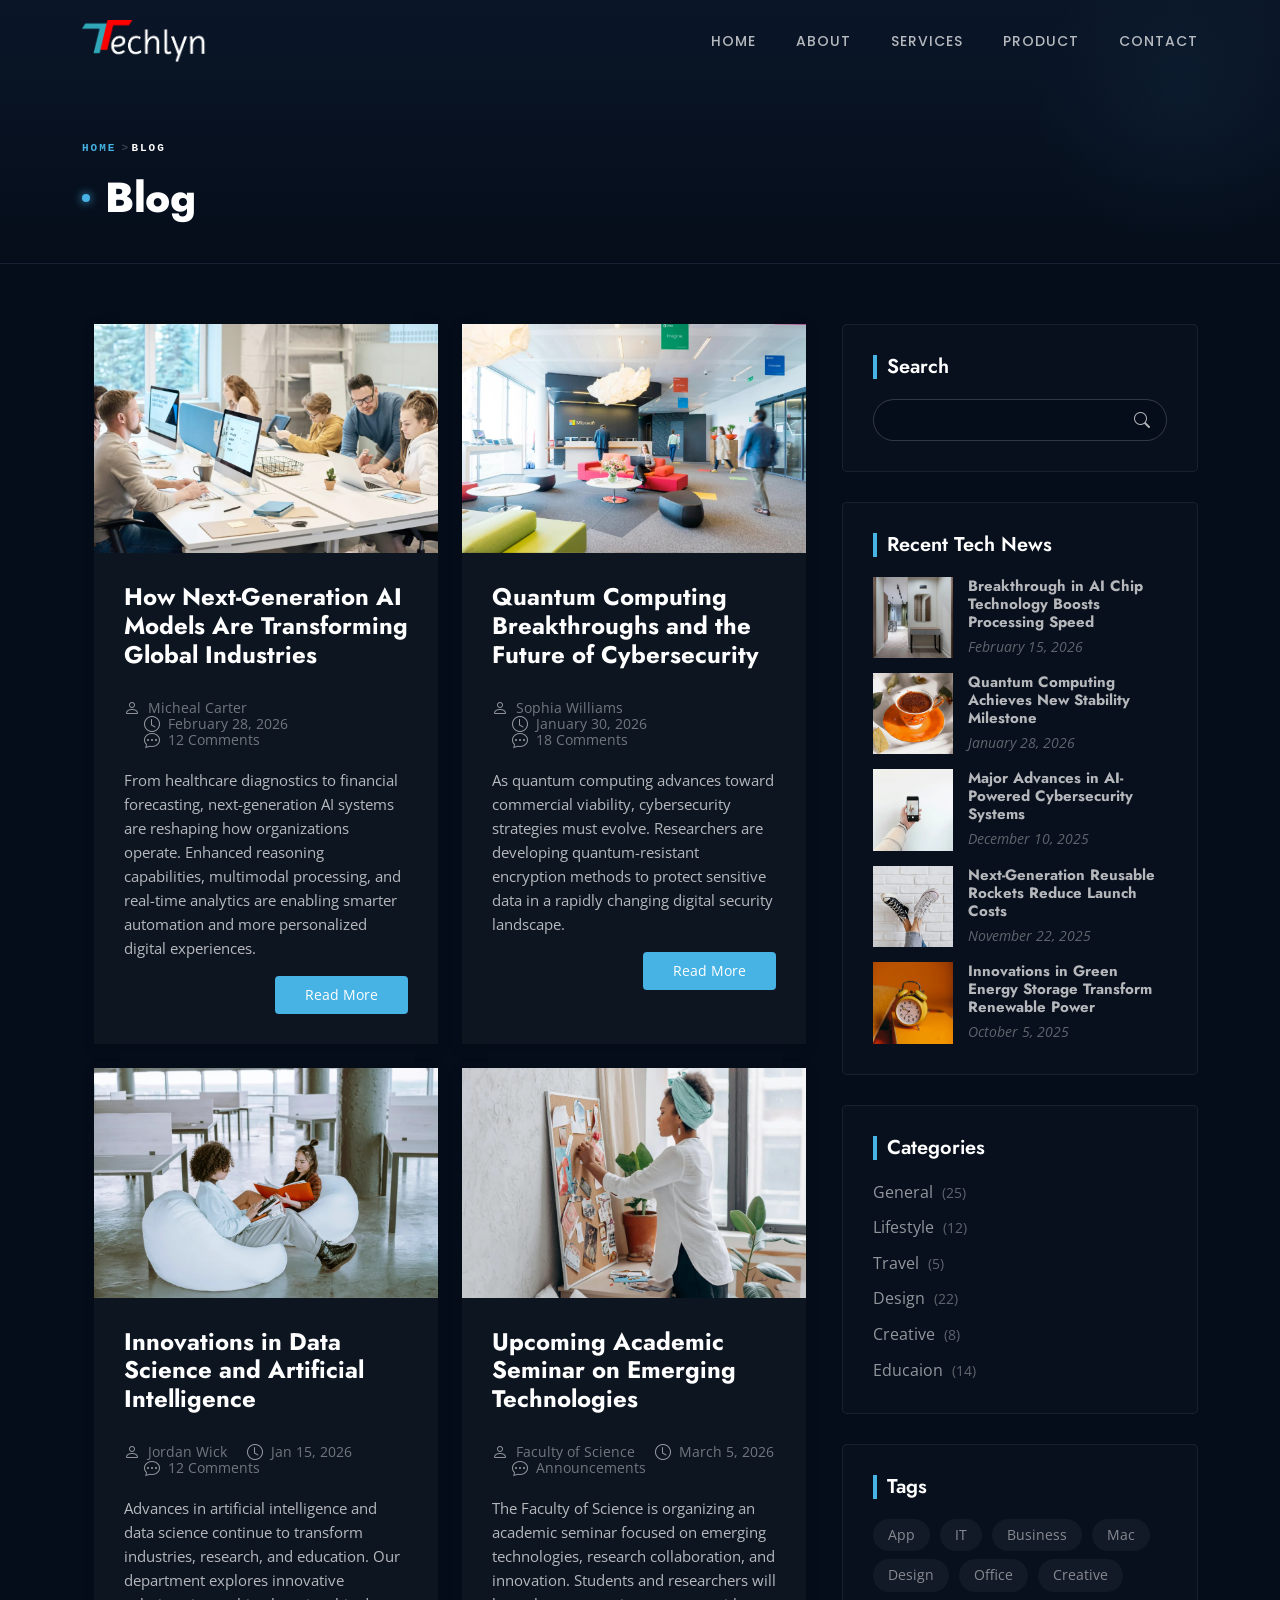
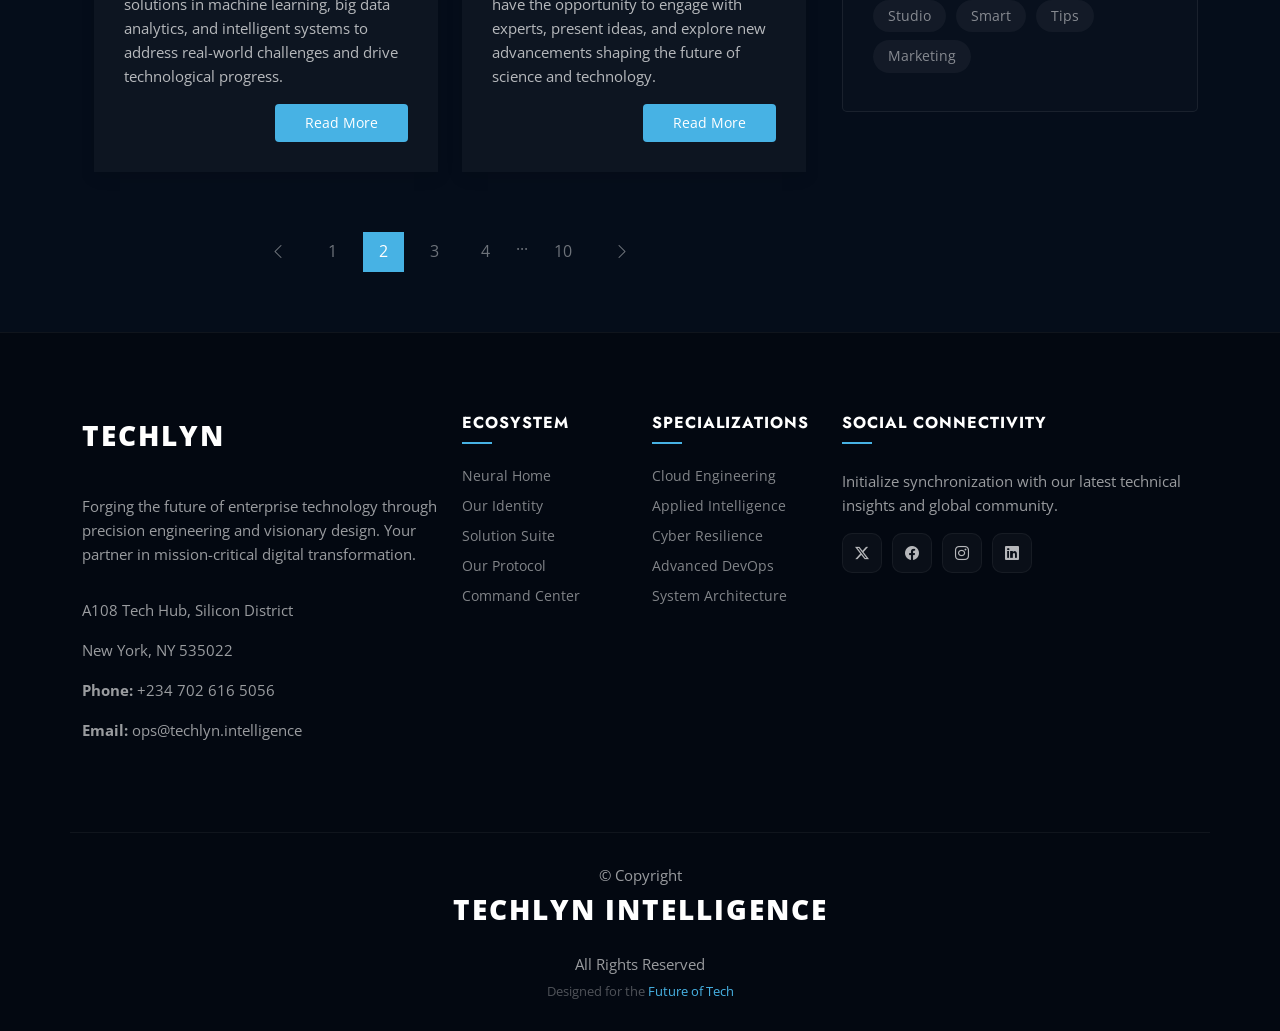
<file: blog.html>
<!DOCTYPE html>
<html lang="en">

<head>
  <meta charset="utf-8">
  <meta content="width=device-width, initial-scale=1.0" name="viewport">
  <title>Intelligence Stream - Techlyn</title>
  <meta name="description" content="Decoding the digital frontier with curated insights and elite technical analysis.">
  <meta name="keywords" content="Enterprise AI, Quantum Computing, DevOps, Techlyn Intelligence">

  <!-- Favicons -->
  <link href="assets/img/techlyn logo.png" rel="icon">
  <link href="assets/img/techlyn logo.png" rel="apple-touch-icon">

  <!-- Fonts -->
  <link href="https://fonts.googleapis.com" rel="preconnect">
  <link href="https://fonts.gstatic.com" rel="preconnect" crossorigin>
  <link
    href="https://fonts.googleapis.com/css2?family=Open+Sans:ital,wght@0,300;0,400;0,500;0,600;0,700;0,800;1,300;1,400;1,500;1,600;1,700;1,800&family=Poppins:ital,wght@0,100;0,200;0,300;0,400;0,500;0,600;0,700;0,800;0,900;1,100;1,200;1,300;1,400;1,500;1,600;1,700;1,800;1,900&family=Jost:ital,wght@0,100;0,200;0,300;0,400;0,500;0,600;0,700;0,800;0,900;1,100;1,200;1,300;1,400;1,500;1,600;1,700;1,800;1,900&display=swap"
    rel="stylesheet">

  <!-- Vendor CSS Files -->
  <link href="assets/vendor/bootstrap/css/bootstrap.min.css" rel="stylesheet">
  <link href="assets/vendor/bootstrap-icons/bootstrap-icons.css" rel="stylesheet">
  <link href="assets/vendor/aos/aos.css" rel="stylesheet">
  <link href="assets/vendor/glightbox/css/glightbox.min.css" rel="stylesheet">
  <link href="assets/vendor/swiper/swiper-bundle.min.css" rel="stylesheet">

  <!-- Main CSS File -->
  <link href="assets/css/main.css" rel="stylesheet">

  <!-- =======================================================
  * Template Name: Arsha
  * Template URL: https://bootstrapmade.com/arsha-free-bootstrap-html-template-corporate/
  * Updated: Feb 22 2025 with Bootstrap v5.3.3
  * Author: BootstrapMade.com
  * License: https://bootstrapmade.com/license/
  ======================================================== -->
</head>

<body class="blog-page">

  <header id="header" class="header d-flex align-items-center fixed-top">
    <div class="container-fluid container-xl position-relative d-flex align-items-center">

      <a href="index.html" class="logo d-flex align-items-center me-auto">
        <img src="assets/img/techlyn.png" alt="Techlyn Logo">
      </a>

      <nav id="navmenu" class="navmenu">
        <ul>
          <li><a href="index.html#hero">Home</a></li>
          <li><a href="index.html#about">About</a></li>
          <li><a href="index.html#services">Services</a></li>
          <li><a href="#">Product</a></li>
          <li><a href="index.html#contact">Contact</a></li>
        </ul>
      </nav>
      <i class="mobile-nav-toggle d-xl-none bi bi-list"></i>

    </div>
  </header>

  <main class="main">

    <!-- Page Title -->
    <div class="page-title" data-aos="fade">
      <div class="container">
        <nav class="breadcrumbs">
          <ol>
            <li><a href="index.html">Home</a></li>
            <li class="current">Blog</li>
          </ol>
        </nav>
        <h1>Blog</h1>
      </div>
    </div><!-- End Page Title -->

    <div class="container">
      <div class="row">

        <div class="col-lg-8">

          <!-- Blog Posts Section -->
          <section id="blog-posts" class="blog-posts section">

            <div class="container" data-aos="fade-up" data-aos-delay="100">

              <div class="row gy-4">

                <div class="col-lg-6">
                  <article>

                    <div class="post-img">
                      <img src="assets/img/blog/blog-post-1.webp" alt="" class="img-fluid">
                    </div>

                    <h2 class="title">
                      <a href="blog-details.html">How Next-Generation AI Models Are Transforming Global Industries</a>
                    </h2>

                    <div class="meta-top">
                      <ul>
                        <li class="d-flex align-items-center"><i class="bi bi-person"></i> <a
                            href="blog-details.html">Micheal Carter</a></li>
                        <li class="d-flex align-items-center"><i class="bi bi-clock"></i> <a
                            href="blog-details.html"><time datetime="2022-01-01">February 28, 2026</time></a></li>
                        <li class="d-flex align-items-center"><i class="bi bi-chat-dots"></i> <a
                            href="blog-details.html">12 Comments</a></li>
                      </ul>
                    </div>

                    <div class="content">
                      <p>
                        From healthcare diagnostics to financial forecasting, next-generation AI systems are reshaping
                        how organizations operate.
                        Enhanced reasoning capabilities, multimodal processing, and real-time analytics are enabling
                        smarter automation
                        and more personalized digital experiences.
                      </p>

                      <div class="read-more">
                        <a href="blog-details.html">Read More</a>
                      </div>
                    </div>

                  </article>
                </div><!-- End post list item -->

                <div class="col-lg-6">

                  <article>

                    <div class="post-img">
                      <img src="assets/img/blog/blog-post-2.webp" alt="" class="img-fluid">
                    </div>

                    <h2 class="title">
                      <a href="blog-details.html">Quantum Computing Breakthroughs and the Future of Cybersecurity</a>
                    </h2>

                    <div class="meta-top">
                      <ul>
                        <li class="d-flex align-items-center"><i class="bi bi-person"></i> <a
                            href="blog-details.html">Sophia Williams</a></li>
                        <li class="d-flex align-items-center"><i class="bi bi-clock"></i> <a
                            href="blog-details.html"><time datetime="2022-01-01">January 30, 2026</time></a></li>
                        <li class="d-flex align-items-center"><i class="bi bi-chat-dots"></i> <a
                            href="blog-details.html">18 Comments</a></li>
                      </ul>
                    </div>

                    <div class="content">
                      <p>As quantum computing advances toward commercial viability, cybersecurity strategies must
                        evolve.
                        Researchers are developing quantum-resistant encryption methods to protect sensitive data
                        in a rapidly changing digital security landscape. </p>
                      <div class="read-more">
                        <a href="blog-details.html">Read More</a>
                      </div>
                    </div>

                  </article>

                </div><!-- End post list item -->

                <div class="col-lg-6">

                  <article>

                    <div class="post-img">
                      <img src="assets/img/blog/blog-post-3.webp" alt="" class="img-fluid">
                    </div>

                    <h2 class="title">
                      <a href="blog-details.html">Innovations in Data Science and Artificial Intelligence</a>
                    </h2>

                    <div class="meta-top">
                      <ul>
                        <li class="d-flex align-items-center"><i class="bi bi-person"></i> <a
                            href="blog-details.html">Jordan Wick</a></li>
                        <li class="d-flex align-items-center"><i class="bi bi-clock"></i> <a
                            href="blog-details.html"><time datetime="2022-01-01">Jan 15, 2026</time></a></li>
                        <li class="d-flex align-items-center"><i class="bi bi-chat-dots"></i> <a
                            href="blog-details.html">12 Comments</a></li>
                      </ul>
                    </div>

                    <div class="content">
                      <p>Advances in artificial intelligence and data science continue to transform
                        industries, research, and education. Our department explores innovative
                        solutions in machine learning, big data analytics, and intelligent systems
                        to address real-world challenges and drive technological progress.</p>
                      <div class="read-more">
                        <a href="blog-details.html">Read More</a>
                      </div>
                    </div>

                  </article>

                </div><!-- End post list item -->

                <div class="col-lg-6">

                  <article>

                    <div class="post-img">
                      <img src="assets/img/blog/blog-post-4.webp" alt="Academic Seminar" class="img-fluid">
                    </div>

                    <h2 class="title">
                      <a href="blog-details.html">Upcoming Academic Seminar on Emerging Technologies</a>
                    </h2>

                    <div class="meta-top">
                      <ul>
                        <li class="d-flex align-items-center">
                          <i class="bi bi-person"></i>
                          <a href="blog-details.html">Faculty of Science</a>
                        </li>

                        <li class="d-flex align-items-center">
                          <i class="bi bi-clock"></i>
                          <a href="blog-details.html">
                            <time datetime="2026-03-05">March 5, 2026</time>
                          </a>
                        </li>

                        <li class="d-flex align-items-center">
                          <i class="bi bi-chat-dots"></i>
                          <a href="blog-details.html">Announcements</a>
                        </li>
                      </ul>
                    </div>

                    <div class="content">
                      <p>
                        The Faculty of Science is organizing an academic seminar focused on
                        emerging technologies, research collaboration, and innovation.
                        Students and researchers will have the opportunity to engage with
                        experts, present ideas, and explore new advancements shaping the
                        future of science and technology.
                      </p>

                      <div class="read-more">
                        <a href="blog-details.html">Read More</a>
                      </div>
                    </div>

                  </article>

                </div><!-- End post list item -->

              </div><!-- End blog posts list -->

            </div>

          </section><!-- /Blog Posts Section -->

          <!-- Pagination 2 Section -->
          <section id="pagination-2" class="pagination-2 section">

            <div class="container">
              <div class="d-flex justify-content-center">
                <ul>
                  <li><a href="#"><i class="bi bi-chevron-left"></i></a></li>
                  <li><a href="#">1</a></li>
                  <li><a href="#" class="active">2</a></li>
                  <li><a href="#">3</a></li>
                  <li><a href="#">4</a></li>
                  <li>...</li>
                  <li><a href="#">10</a></li>
                  <li><a href="#"><i class="bi bi-chevron-right"></i></a></li>
                </ul>
              </div>
            </div>

          </section><!-- /Pagination 2 Section -->

        </div>

        <div class="col-lg-4 sidebar">

          <div class="widgets-container" data-aos="fade-up" data-aos-delay="200">

            <!-- Search Widget -->
            <div class="search-widget widget-item">

              <h3 class="widget-title">Search</h3>
              <form action="">
                <input type="text">
                <button type="submit" title="Search"><i class="bi bi-search"></i></button>
              </form>

            </div><!--/Search Widget -->

            <!-- Recent Posts Widget -->
            <div class="recent-posts-widget widget-item">

              <h3 class="widget-title">Recent Tech News</h3>

              <div class="post-item">
                <img src="assets/img/blog/blog-post-square-1.webp" alt="AI Chip Innovation" class="flex-shrink-0">
                <div>
                  <h4><a href="blog-details.html">Breakthrough in AI Chip Technology Boosts Processing Speed</a></h4>
                  <time datetime="2026-02-15">February 15, 2026</time>
                </div>
              </div><!-- End recent post item-->

              <div class="post-item">
                <img src="assets/img/blog/blog-post-square-2.webp" alt="Quantum Computing Update" class="flex-shrink-0">
                <div>
                  <h4><a href="blog-details.html">Quantum Computing Achieves New Stability Milestone</a></h4>
                  <time datetime="2026-01-28">January 28, 2026</time>
                </div>
              </div><!-- End recent post item-->

              <div class="post-item">
                <img src="assets/img/blog/blog-post-square-3.webp" alt="Cybersecurity News" class="flex-shrink-0">
                <div>
                  <h4><a href="blog-details.html">Major Advances in AI-Powered Cybersecurity Systems</a></h4>
                  <time datetime="2025-12-10">December 10, 2025</time>
                </div>
              </div><!-- End recent post item-->

              <div class="post-item">
                <img src="assets/img/blog/blog-post-square-4.webp" alt="Space Technology" class="flex-shrink-0">
                <div>
                  <h4><a href="blog-details.html">Next-Generation Reusable Rockets Reduce Launch Costs</a></h4>
                  <time datetime="2025-11-22">November 22, 2025</time>
                </div>
              </div><!-- End recent post item-->

              <div class="post-item">
                <img src="assets/img/blog/blog-post-square-5.webp" alt="Green Technology Innovation"
                  class="flex-shrink-0">
                <div>
                  <h4><a href="blog-details.html">Innovations in Green Energy Storage Transform Renewable Power</a></h4>
                  <time datetime="2025-10-05">October 5, 2025</time>
                </div>
              </div><!-- End recent post item-->

            </div><!--/Recent Posts Widget -->
            <!-- Categories Widget -->
            <div class="categories-widget widget-item">

              <h3 class="widget-title">Categories</h3>
              <ul class="mt-3">
                <li><a href="#">General <span>(25)</span></a></li>
                <li><a href="#">Lifestyle <span>(12)</span></a></li>
                <li><a href="#">Travel <span>(5)</span></a></li>
                <li><a href="#">Design <span>(22)</span></a></li>
                <li><a href="#">Creative <span>(8)</span></a></li>
                <li><a href="#">Educaion <span>(14)</span></a></li>
              </ul>

            </div><!--/Categories Widget -->

            <!-- Tags Widget -->
            <div class="tags-widget widget-item">

              <h3 class="widget-title">Tags</h3>
              <ul>
                <li><a href="#">App</a></li>
                <li><a href="#">IT</a></li>
                <li><a href="#">Business</a></li>
                <li><a href="#">Mac</a></li>
                <li><a href="#">Design</a></li>
                <li><a href="#">Office</a></li>
                <li><a href="#">Creative</a></li>
                <li><a href="#">Studio</a></li>
                <li><a href="#">Smart</a></li>
                <li><a href="#">Tips</a></li>
                <li><a href="#">Marketing</a></li>
              </ul>

            </div><!--/Tags Widget -->

          </div>

        </div>

      </div>
    </div>

  </main>

  <footer id="footer" class="footer">

    <div class="container footer-top">
      <div class="row gy-4">
        <div class="col-lg-4 col-md-12 footer-about">
          <a href="index.html" class="sitename">Techlyn</a>
          <p class="pt-3">Forging the future of enterprise technology through precision engineering and visionary
            design. Your partner in mission-critical digital transformation.</p>
          <div class="footer-contact pt-3">
            <p>A108 Tech Hub, Silicon District</p>
            <p>New York, NY 535022</p>
            <p class="mt-3"><strong>Phone:</strong> <span>+234 702 616 5056</span></p>
            <p><strong>Email:</strong> <span>ops@techlyn.intelligence</span></p>
          </div>
        </div>

        <div class="col-lg-2 col-md-6 footer-links">
          <h4>Ecosystem</h4>
          <ul>
            <li><a href="index.html#hero">Neural Home</a></li>
            <li><a href="index.html#about">Our Identity</a></li>
            <li><a href="index.html#services">Solution Suite</a></li>
            <li><a href="index.html#work-process">Our Protocol</a></li>
            <li><a href="index.html#contact">Command Center</a></li>
          </ul>
        </div>

        <div class="col-lg-2 col-md-6 footer-links">
          <h4>Specializations</h4>
          <ul>
            <li><a href="#">Cloud Engineering</a></li>
            <li><a href="#">Applied Intelligence</a></li>
            <li><a href="#">Cyber Resilience</a></li>
            <li><a href="#">Advanced DevOps</a></li>
            <li><a href="#">System Architecture</a></li>
          </ul>
        </div>

        <div class="col-lg-4 col-md-12">
          <h4>Social Connectivity</h4>
          <p>Initialize synchronization with our latest technical insights and global community.</p>
          <div class="social-links d-flex">
            <a href=""><i class="bi bi-twitter-x"></i></a>
            <a href=""><i class="bi bi-facebook"></i></a>
            <a href=""><i class="bi bi-instagram"></i></a>
            <a href=""><i class="bi bi-linkedin"></i></a>
          </div>
        </div>

      </div>
    </div>

    <div class="container copyright text-center mt-4">
      <p>© <span>Copyright</span> <strong class="sitename">Techlyn Intelligence</strong> <span>All Rights
          Reserved</span></p>
      <div class="credits">
        Designed for the <a href="#">Future of Tech</a>
      </div>
    </div>

  </footer>

  <!-- Scroll Top -->
  <a href="#" id="scroll-top" class="scroll-top d-flex align-items-center justify-content-center"><i
      class="bi bi-arrow-up-short"></i></a>

  <!-- Preloader -->
  <div id="preloader"></div>

  <!-- Vendor JS Files -->
  <script src="assets/vendor/bootstrap/js/bootstrap.bundle.min.js"></script>
  <script src="assets/vendor/php-email-form/validate.js"></script>
  <script src="assets/vendor/aos/aos.js"></script>
  <script src="assets/vendor/glightbox/js/glightbox.min.js"></script>
  <script src="assets/vendor/swiper/swiper-bundle.min.js"></script>
  <script src="assets/vendor/waypoints/noframework.waypoints.js"></script>
  <script src="assets/vendor/imagesloaded/imagesloaded.pkgd.min.js"></script>
  <script src="assets/vendor/isotope-layout/isotope.pkgd.min.js"></script>

  <!-- Main JS File -->
  <script src="assets/js/main.js"></script>

</body>

</html>
</file>
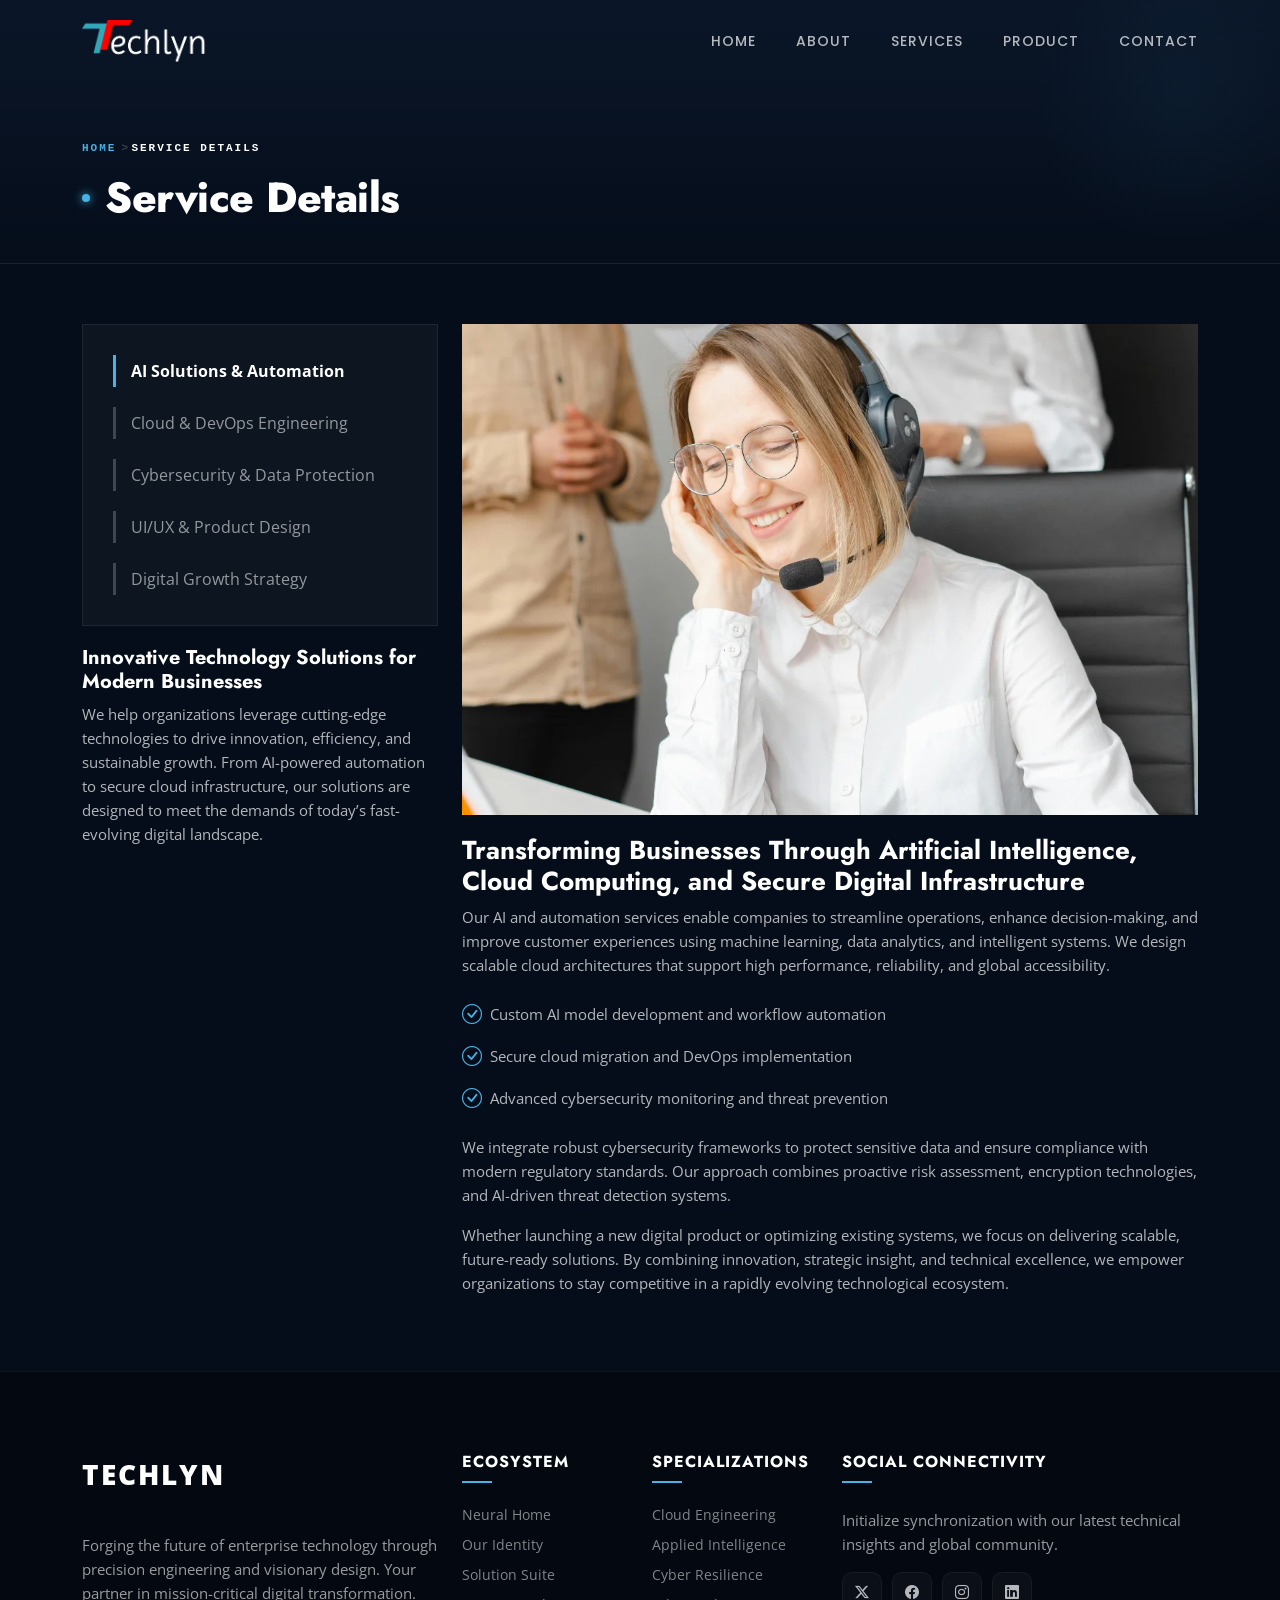
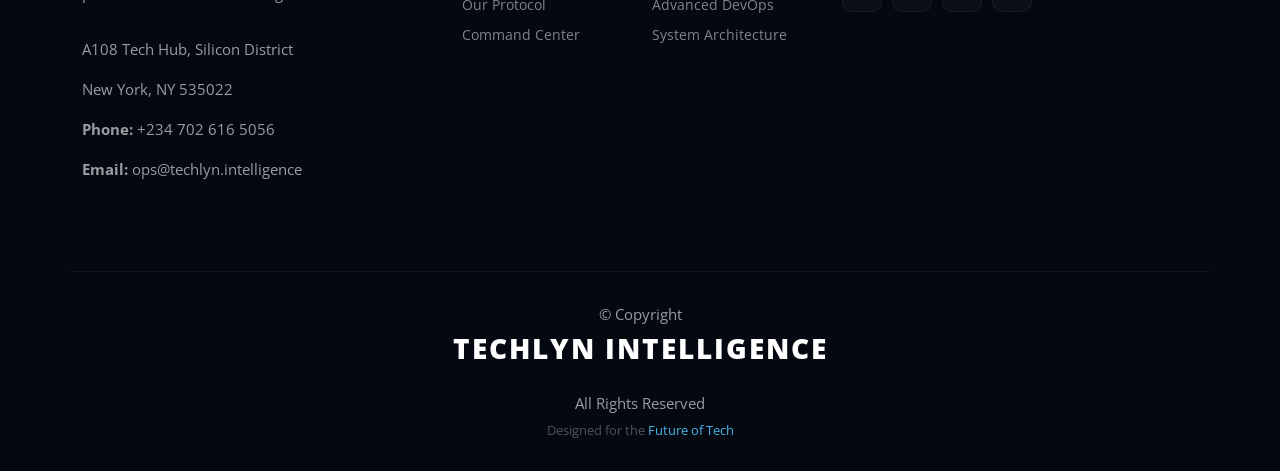
<file: service-details.html>
<!DOCTYPE html>
<html lang="en">

<head>
  <meta charset="utf-8">
  <meta content="width=device-width, initial-scale=1.0" name="viewport">
  <title>Service Infrastructure - Techlyn</title>
  <meta name="description"
    content="Technical specifications and architectural overviews for our mission-critical enterprise solutions.">
  <meta name="keywords" content="Enterprise Solutions, Technical Spec, Techlyn Service">

  <!-- Favicons -->
  <link href="assets/img/techlyn logo.png" rel="icon">
  <link href="assets/img/techlyn logo.png" rel="apple-touch-icon">

  <!-- Fonts -->
  <link href="https://fonts.googleapis.com" rel="preconnect">
  <link href="https://fonts.gstatic.com" rel="preconnect" crossorigin>
  <link
    href="https://fonts.googleapis.com/css2?family=Open+Sans:ital,wght@0,300;0,400;0,500;0,600;0,700;0,800;1,300;1,400;1,500;1,600;1,700;1,800&family=Poppins:ital,wght@0,100;0,200;0,300;0,400;0,500;0,600;0,700;0,800;0,900;1,100;1,200;1,300;1,400;1,500;1,600;1,700;1,800;1,900&family=Jost:ital,wght@0,100;0,200;0,300;0,400;0,500;0,600;0,700;0,800;0,900;1,100;1,200;1,300;1,400;1,500;1,600;1,700;1,800;1,900&display=swap"
    rel="stylesheet">

  <!-- Vendor CSS Files -->
  <link href="assets/vendor/bootstrap/css/bootstrap.min.css" rel="stylesheet">
  <link href="assets/vendor/bootstrap-icons/bootstrap-icons.css" rel="stylesheet">
  <link href="assets/vendor/aos/aos.css" rel="stylesheet">
  <link href="assets/vendor/glightbox/css/glightbox.min.css" rel="stylesheet">
  <link href="assets/vendor/swiper/swiper-bundle.min.css" rel="stylesheet">

  <!-- Main CSS File -->
  <link href="assets/css/main.css" rel="stylesheet">

  <!-- =======================================================
  * Template Name: Arsha
  * Template URL: https://bootstrapmade.com/arsha-free-bootstrap-html-template-corporate/
  * Updated: Feb 22 2025 with Bootstrap v5.3.3
  * Author: BootstrapMade.com
  * License: https://bootstrapmade.com/license/
  ======================================================== -->
</head>

<body class="service-details-page">

  <header id="header" class="header d-flex align-items-center fixed-top">
    <div class="container-fluid container-xl position-relative d-flex align-items-center">

      <a href="index.html" class="logo d-flex align-items-center me-auto">
        <img src="assets/img/techlyn.png" alt="Techlyn Logo">
      </a>

      <nav id="navmenu" class="navmenu">
        <ul>
          <li><a href="index.html#hero">Home</a></li>
          <li><a href="index.html#about">About</a></li>
          <li><a href="index.html#services">Services</a></li>
          <li><a href="#">Product</a></li>
          <li><a href="index.html#contact">Contact</a></li>
        </ul>
      </nav>
      <i class="mobile-nav-toggle d-xl-none bi bi-list"></i>

    </div>
  </header>

  <main class="main">

    <!-- Page Title -->
    <div class="page-title" data-aos="fade">
      <div class="container">
        <nav class="breadcrumbs">
          <ol>
            <li><a href="index.html">Home</a></li>
            <li class="current">Service Details</li>
          </ol>
        </nav>
        <h1>Service Details</h1>
      </div>
    </div><!-- End Page Title -->

    <!-- Service Details Section -->
    <section id="service-details" class="service-details section">

      <div class="container">

        <div class="row gy-4">

          <div class="col-lg-4" data-aos="fade-up" data-aos-delay="100">
            <div class="services-list">
              <a href="#" class="active">AI Solutions & Automation</a>
              <a href="#">Cloud & DevOps Engineering</a>
              <a href="#">Cybersecurity & Data Protection</a>
              <a href="#">UI/UX & Product Design</a>
              <a href="#">Digital Growth Strategy</a>
            </div>

            <h4>Innovative Technology Solutions for Modern Businesses</h4>
            <p>
              We help organizations leverage cutting-edge technologies to drive innovation, efficiency, and sustainable
              growth.
              From AI-powered automation to secure cloud infrastructure, our solutions are designed to meet the demands
              of
              today’s fast-evolving digital landscape.
            </p>
          </div>

          <div class="col-lg-8" data-aos="fade-up" data-aos-delay="200">
            <img src="assets/img/services/services-4.webp" alt="AI and Cloud Technology Services"
              class="img-fluid services-img">
            <h3>Transforming Businesses Through Artificial Intelligence, Cloud Computing, and Secure Digital
              Infrastructure</h3>
            <p>
              Our AI and automation services enable companies to streamline operations, enhance decision-making, and
              improve customer experiences using machine learning, data analytics, and intelligent systems.
              We design scalable cloud architectures that support high performance, reliability, and global
              accessibility.
            </p>
            <ul>
              <li><i class="bi bi-check-circle"></i> <span>Custom AI model development and workflow automation</span>
              </li>
              <li><i class="bi bi-check-circle"></i> <span>Secure cloud migration and DevOps implementation</span></li>
              <li><i class="bi bi-check-circle"></i> <span>Advanced cybersecurity monitoring and threat
                  prevention</span></li>
            </ul>
            <p>
              We integrate robust cybersecurity frameworks to protect sensitive data and ensure compliance with modern
              regulatory standards. Our approach combines proactive risk assessment, encryption technologies, and
              AI-driven threat detection systems.
            </p>
            <p>
              Whether launching a new digital product or optimizing existing systems, we focus on delivering scalable,
              future-ready solutions. By combining innovation, strategic insight, and technical excellence, we empower
              organizations to stay competitive in a rapidly evolving technological ecosystem.
            </p>
          </div>

        </div>

      </div>

    </section><!-- /Service Details Section -->

  </main>

  <footer id="footer" class="footer">

    <div class="container footer-top">
      <div class="row gy-4">
        <div class="col-lg-4 col-md-12 footer-about">
          <a href="index.html" class="sitename">Techlyn</a>
          <p class="pt-3">Forging the future of enterprise technology through precision engineering and visionary
            design. Your partner in mission-critical digital transformation.</p>
          <div class="footer-contact pt-3">
            <p>A108 Tech Hub, Silicon District</p>
            <p>New York, NY 535022</p>
            <p class="mt-3"><strong>Phone:</strong> <span>+234 702 616 5056</span></p>
            <p><strong>Email:</strong> <span>ops@techlyn.intelligence</span></p>
          </div>
        </div>

        <div class="col-lg-2 col-md-6 footer-links">
          <h4>Ecosystem</h4>
          <ul>
            <li><a href="index.html#hero">Neural Home</a></li>
            <li><a href="index.html#about">Our Identity</a></li>
            <li><a href="index.html#services">Solution Suite</a></li>
            <li><a href="index.html#work-process">Our Protocol</a></li>
            <li><a href="index.html#contact">Command Center</a></li>
          </ul>
        </div>

        <div class="col-lg-2 col-md-6 footer-links">
          <h4>Specializations</h4>
          <ul>
            <li><a href="#">Cloud Engineering</a></li>
            <li><a href="#">Applied Intelligence</a></li>
            <li><a href="#">Cyber Resilience</a></li>
            <li><a href="#">Advanced DevOps</a></li>
            <li><a href="#">System Architecture</a></li>
          </ul>
        </div>

        <div class="col-lg-4 col-md-12">
          <h4>Social Connectivity</h4>
          <p>Initialize synchronization with our latest technical insights and global community.</p>
          <div class="social-links d-flex">
            <a href=""><i class="bi bi-twitter-x"></i></a>
            <a href=""><i class="bi bi-facebook"></i></a>
            <a href=""><i class="bi bi-instagram"></i></a>
            <a href=""><i class="bi bi-linkedin"></i></a>
          </div>
        </div>

      </div>
    </div>

    <div class="container copyright text-center mt-4">
      <p>© <span>Copyright</span> <strong class="sitename">Techlyn Intelligence</strong> <span>All Rights
          Reserved</span></p>
      <div class="credits">
        Designed for the <a href="#">Future of Tech</a>
      </div>
    </div>

  </footer>

  <!-- Scroll Top -->
  <a href="#" id="scroll-top" class="scroll-top d-flex align-items-center justify-content-center"><i
      class="bi bi-arrow-up-short"></i></a>

  <!-- Preloader -->
  <div id="preloader"></div>

  <!-- Vendor JS Files -->
  <script src="assets/vendor/bootstrap/js/bootstrap.bundle.min.js"></script>
  <script src="assets/vendor/php-email-form/validate.js"></script>
  <script src="assets/vendor/aos/aos.js"></script>
  <script src="assets/vendor/glightbox/js/glightbox.min.js"></script>
  <script src="assets/vendor/swiper/swiper-bundle.min.js"></script>
  <script src="assets/vendor/waypoints/noframework.waypoints.js"></script>
  <script src="assets/vendor/imagesloaded/imagesloaded.pkgd.min.js"></script>
  <script src="assets/vendor/isotope-layout/isotope.pkgd.min.js"></script>

  <!-- Main JS File -->
  <script src="assets/js/main.js"></script>

</body>

</html>
</file>
<file: assets/css/main.css>
﻿/**
* Template Name: Arsha
* Template URL: https://bootstrapmade.com/arsha-free-bootstrap-html-template-corporate/
* Updated: Feb 22 2025 with Bootstrap v5.3.3
* Author: BootstrapMade.com
* License: https://bootstrapmade.com/license/
*/

/*--------------------------------------------------------------
# Font & Color Variables
# Help: https://bootstrapmade.com/color-system/
--------------------------------------------------------------*/
/* Fonts */
:root {
  --default-font: "Open Sans", system-ui, -apple-system, "Segoe UI", Roboto, "Helvetica Neue", Arial, "Noto Sans", "Liberation Sans", sans-serif;
  --heading-font: "Jost", sans-serif;
  --nav-font: "Poppins", sans-serif;
  --mono-font: "Courier New", monospace;
}

/* Global Colors */
:root {
  --background-color: #050d1a;
  --default-color: rgba(255, 255, 255, 0.7);
  --heading-color: #ffffff;
  --accent-color: #47b2e4;
  --surface-color: rgba(255, 255, 255, 0.03);
  --contrast-color: #ffffff;

  /* Fluid Spacing & Sizing Tokens */
  --section-padding: clamp(60px, 10vw, 120px);
}

.dark-background {
  --background-color: #050d1a;
  --default-color: rgba(255, 255, 255, 0.7);
  --heading-color: #ffffff;
  --surface-color: rgba(255, 255, 255, 0.03);
  --contrast-color: #ffffff;
}

.light-background {
  --background-color: #0a1628;
  --default-color: rgba(255, 255, 255, 0.7);
  --heading-color: #ffffff;
}

/* Smooth scroll */
:root {
  scroll-behavior: smooth;
}

/*--------------------------------------------------------------
# General Styling & Shared Classes
--------------------------------------------------------------*/
body {
  color: var(--default-color);
  background-color: var(--background-color);
  font-family: var(--default-font);
  line-height: 1.6;
  overflow-x: hidden;
}

a {
  color: var(--accent-color);
  text-decoration: none;
  transition: 0.3s;
}

a:hover {
  color: #fff;
}

h1,
h2,
h3,
h4,
h5,
h6 {
  color: var(--heading-color);
  font-family: var(--heading-font);
  font-weight: 700;
  line-height: 1.2;
}

/* Fluid Typography */
h1 {
  font-size: clamp(32px, 6vw, 64px);
}

h2 {
  font-size: clamp(28px, 5vw, 42px);
}

h3 {
  font-size: clamp(24px, 4vw, 32px);
}

h4 {
  font-size: clamp(20px, 3vw, 24px);
}

p {
  font-size: clamp(15px, 1.1vw, 17px);
}

.section {
  padding: var(--section-padding) 0;
  scroll-margin-top: 80px;
}

.section-title {
  text-align: center;
  padding-bottom: clamp(40px, 5vw, 60px);
  position: relative;
}

.section-title h2 {
  font-weight: 800;
  text-transform: uppercase;
  margin-bottom: 20px;
  padding-bottom: 20px;
  position: relative;
  letter-spacing: 2px;
}

.section-title h2::after {
  content: "";
  position: absolute;
  display: block;
  width: 50px;
  height: 3px;
  background: var(--accent-color);
  bottom: 0;
  left: calc(50% - 25px);
}

.section-title p {
  margin-bottom: 0;
  color: rgba(255, 255, 255, 0.5);
}

/*--------------------------------------------------------------
# Global Header
--------------------------------------------------------------*/
.header {
  background-color: transparent;
  padding: 20px 0;
  transition: all 0.5s;
  z-index: 997;
}

.scrolled .header {
  background-color: rgba(5, 13, 26, 0.9);
  backdrop-filter: blur(15px);
  padding: 12px 0;
  border-bottom: 1px solid rgba(255, 255, 255, 0.05);
}

.header .logo img {
  max-height: 42px;
  transition: all 0.3s;
}

.scrolled .header .logo img {
  max-height: 34px;
}

@media (max-width: 1200px) {
  .header {
    padding: 15px 0;
  }
}

/*--------------------------------------------------------------
# Navigation Menu
--------------------------------------------------------------*/
/* Desktop Navigation */
@media (min-width: 1200px) {
  .navmenu {
    padding: 0;
  }

  .navmenu ul {
    margin: 0;
    padding: 0;
    display: flex;
    list-style: none;
    align-items: center;
    gap: 10px;
  }

  .navmenu li {
    position: relative;
  }

  .navmenu a {
    color: rgba(255, 255, 255, 0.7);
    padding: 10px 15px;
    font-size: 14px;
    font-family: var(--nav-font);
    font-weight: 500;
    text-transform: uppercase;
    letter-spacing: 1px;
    transition: 0.3s;
    position: relative;
  }

  .navmenu a::after {
    content: '';
    position: absolute;
    bottom: 0;
    left: 15px;
    right: 15px;
    height: 2px;
    background: var(--accent-color);
    transform: scaleX(0);
    transition: transform 0.3s ease;
  }

  .navmenu a:hover::after,
  .navmenu .active::after {
    transform: scaleX(1);
  }

  .navmenu a:hover,
  .navmenu .active {
    color: #fff;
  }

  .navmenu a i,
  .navmenu a:focus i {
    font-size: 12px;
    line-height: 0;
    margin-left: 5px;
    transition: 0.3s;
  }

  .navmenu li:last-child a {
    padding-right: 0;
  }

  .navmenu .dropdown ul {
    margin: 0;
    padding: 10px 0;
    background: var(--nav-dropdown-background-color);
    display: block;
    position: absolute;
    visibility: hidden;
    left: 14px;
    top: 130%;
    opacity: 0;
    transition: 0.3s;
    border-radius: 4px;
    z-index: 99;
    box-shadow: 0px 0px 30px rgba(0, 0, 0, 0.1);
  }

  .navmenu .dropdown ul li {
    min-width: 200px;
  }

  .navmenu .dropdown ul a {
    padding: 10px 20px;
    font-size: 15px;
    text-transform: none;
    color: var(--nav-dropdown-color);
  }

  .navmenu .dropdown ul a i {
    font-size: 12px;
  }

  .navmenu .dropdown ul a:hover,
  .navmenu .dropdown ul .active:hover,
  .navmenu .dropdown ul li:hover>a {
    color: var(--nav-dropdown-hover-color);
  }

  .navmenu .dropdown:hover>ul {
    opacity: 1;
    top: 100%;
    visibility: visible;
  }

  .navmenu .dropdown .dropdown ul {
    top: 0;
    left: -90%;
    visibility: hidden;
  }

  .navmenu .dropdown .dropdown:hover>ul {
    opacity: 1;
    top: 0;
    left: -100%;
    visibility: visible;
  }

  .navmenu .megamenu {
    position: static;
  }

  .navmenu .megamenu ul {
    margin: 0;
    padding: 10px;
    background: var(--nav-dropdown-background-color);
    box-shadow: 0px 0px 20px rgba(0, 0, 0, 0.1);
    position: absolute;
    top: 130%;
    left: 0;
    right: 0;
    visibility: hidden;
    opacity: 0;
    display: flex;
    transition: 0.3s;
    border-radius: 4px;
    z-index: 99;
  }

  .navmenu .megamenu ul li {
    flex: 1;
  }

  .navmenu .megamenu ul li a,
  .navmenu .megamenu ul li:hover>a {
    padding: 10px 20px;
    font-size: 15px;
    color: var(--nav-dropdown-color);
  }

  .navmenu .megamenu ul li a:hover,
  .navmenu .megamenu ul li .active,
  .navmenu .megamenu ul li .active:hover {
    color: var(--nav-dropdown-hover-color);
  }

  .navmenu .megamenu:hover>ul {
    opacity: 1;
    top: 100%;
    visibility: visible;
  }

  .navmenu .dd-box-shadow {
    box-shadow: 0px 0px 30px rgba(0, 0, 0, 0.1);
  }
}

/* Mobile Navigation */
@media (max-width: 1199px) {
  .mobile-nav-toggle {
    color: #fff;
    font-size: 32px;
    cursor: pointer;
    line-height: 0;
    transition: 0.5s;
    z-index: 9999;
    display: block;
  }

  .navmenu {
    position: fixed;
    inset: 0;
    background: rgba(5, 13, 26, 0.98);
    backdrop-filter: blur(20px);
    padding: 100px 30px;
    transition: 0.4s cubic-bezier(0.4, 0, 0.2, 1);
    z-index: 9998;
    visibility: hidden;
    opacity: 0;
    transform: translateY(-20px);
  }

  .mobile-nav-active .navmenu {
    visibility: visible;
    opacity: 1;
    transform: translateY(0);
  }

  .navmenu ul {
    display: block;
    padding: 0;
    margin: 0;
    list-style: none;
  }

  .navmenu li {
    padding: 15px 0;
  }

  .navmenu a {
    color: #fff;
    font-size: 20px;
    font-weight: 600;
    text-transform: uppercase;
    letter-spacing: 2px;
    transition: 0.3s;
  }

  .navmenu .active {
    color: var(--accent-color) !important;
    padding-left: 10px;
    border-left: 3px solid var(--accent-color);
  }

  .navmenu a i,
  .navmenu a:focus i {
    font-size: 12px;
    line-height: 0;
    margin-left: 5px;
    width: 30px;
    height: 30px;
    display: flex;
    align-items: center;
    justify-content: center;
    border-radius: 50%;
    transition: 0.3s;
    background-color: color-mix(in srgb, var(--accent-color), transparent 90%);
  }

  .navmenu a i:hover,
  .navmenu a:focus i:hover {
    background-color: var(--accent-color);
    color: var(--contrast-color);
  }

  .navmenu a:hover,
  .navmenu .active,
  .navmenu .active:focus {
    color: var(--nav-dropdown-hover-color);
  }

  .navmenu .active i,
  .navmenu .active:focus i {
    background-color: var(--accent-color);
    color: var(--contrast-color);
    transform: rotate(180deg);
  }

  .navmenu .dropdown ul {
    position: static;
    display: none;
    z-index: 99;
    padding: 10px 0;
    margin: 10px 20px;
    background-color: var(--nav-dropdown-background-color);
    border: 1px solid color-mix(in srgb, var(--default-color), transparent 90%);
    box-shadow: none;
    transition: all 0.5s ease-in-out;
  }

  .navmenu .dropdown ul ul {
    background-color: rgba(33, 37, 41, 0.1);
  }

  .navmenu .dropdown>.dropdown-active {
    display: block;
    background-color: rgba(33, 37, 41, 0.03);
  }

  .mobile-nav-active {
    overflow: hidden;
  }

  .mobile-nav-active .mobile-nav-toggle {
    color: #fff;
    position: absolute;
    font-size: 32px;
    top: 15px;
    right: 15px;
    margin-right: 0;
    z-index: 9999;
  }

  .mobile-nav-active .navmenu {
    position: fixed;
    overflow: hidden;
    inset: 0;
    background: rgba(33, 37, 41, 0.8);
    transition: 0.3s;
  }

  .mobile-nav-active .navmenu>ul {
    display: block;
  }
}

/*--------------------------------------------------------------
# Global Footer
--------------------------------------------------------------*/
.footer {
  background-color: #030811;
  color: rgba(255, 255, 255, 0.6);
  font-size: 14px;
  padding-top: 80px;
  position: relative;
  border-top: 1px solid rgba(255, 255, 255, 0.05);
}

.footer .footer-top {
  padding-bottom: 50px;
}

.footer .sitename {
  font-size: 28px;
  font-weight: 800;
  color: #fff;
  letter-spacing: 2px;
  text-transform: uppercase;
  margin-bottom: 20px;
  display: block;
}

.footer h4 {
  font-size: 16px;
  font-weight: 700;
  color: #fff;
  text-transform: uppercase;
  letter-spacing: 1px;
  margin-bottom: 25px;
  position: relative;
  padding-bottom: 12px;
}

.footer h4::after {
  content: '';
  position: absolute;
  left: 0;
  bottom: 0;
  width: 30px;
  height: 2px;
  background: var(--accent-color);
}

.footer .footer-links ul {
  list-style: none;
  padding: 0;
  margin: 0;
}

.footer .footer-links ul li {
  padding: 8px 0;
  display: flex;
  align-items: center;
}

.footer .footer-links ul li:first-child {
  padding-top: 0;
}

.footer .footer-links ul a {
  color: rgba(255, 255, 255, 0.5);
  transition: 0.3s;
  display: inline-block;
  line-height: 1;
}

.footer .footer-links ul a:hover {
  color: var(--accent-color);
  transform: translateX(5px);
}

.footer .social-links a {
  display: flex;
  align-items: center;
  justify-content: center;
  width: 40px;
  height: 40px;
  border-radius: 10px;
  background: rgba(255, 255, 255, 0.03);
  color: rgba(255, 255, 255, 0.7);
  margin-right: 10px;
  transition: 0.3s;
  border: 1px solid rgba(255, 255, 255, 0.05);
}

.footer .social-links a:hover {
  background: var(--accent-color);
  color: #fff;
  transform: translateY(-3px);
  box-shadow: 0 5px 15px rgba(71, 178, 228, 0.3);
}

.footer .copyright {
  padding: 30px 0;
  border-top: 1px solid rgba(255, 255, 255, 0.05);
}

.footer .copyright p {
  margin-bottom: 0;
}

.footer .credits {
  margin-top: 5px;
  font-size: 13px;
  color: rgba(255, 255, 255, 0.3);
}

.footer .credits a {
  color: var(--accent-color);
}

@media (max-width: 991px) {
  .footer {
    padding-top: 60px;
    text-align: center;
  }

  .footer h4::after {
    left: 50%;
    transform: translateX(-50%);
  }

  .footer .footer-links ul li {
    justify-content: center;
  }

  .social-links {
    justify-content: center;
    margin-top: 20px;
  }
}

/*--------------------------------------------------------------
# Preloader
--------------------------------------------------------------*/
#preloader {
  position: fixed;
  inset: 0;
  z-index: 999999;
  overflow: hidden;
  background: var(--background-color);
  transition: all 0.6s ease-out;
}

#preloader:before {
  content: "";
  position: fixed;
  top: calc(50% - 30px);
  left: calc(50% - 30px);
  border: 6px solid #ffffff;
  border-color: var(--accent-color) transparent var(--accent-color) transparent;
  border-radius: 50%;
  width: 60px;
  height: 60px;
  animation: animate-preloader 1.5s linear infinite;
}

@keyframes animate-preloader {
  0% {
    transform: rotate(0deg);
  }

  100% {
    transform: rotate(360deg);
  }
}

/*--------------------------------------------------------------
# Scroll Top Button
--------------------------------------------------------------*/
.scroll-top {
  position: fixed;
  visibility: hidden;
  opacity: 0;
  right: 15px;
  bottom: -15px;
  z-index: 99999;
  background-color: var(--accent-color);
  width: 44px;
  height: 44px;
  border-radius: 50px;
  transition: all 0.4s;
}

.scroll-top i {
  font-size: 24px;
  color: var(--contrast-color);
  line-height: 0;
}

.scroll-top:hover {
  background-color: color-mix(in srgb, var(--accent-color), transparent 20%);
  color: var(--contrast-color);
}

.scroll-top.active {
  visibility: visible;
  opacity: 1;
  bottom: 15px;
}

/*--------------------------------------------------------------
# Disable aos animation delay on mobile devices
--------------------------------------------------------------*/
@media screen and (max-width: 768px) {
  [data-aos-delay] {
    transition-delay: 0 !important;
  }
}

/*--------------------------------------------------------------
# Global Page Titles & Breadcrumbs
--------------------------------------------------------------*/
/*--------------------------------------------------------------
# Global Page Titles & Breadcrumbs
--------------------------------------------------------------*/
.page-title {
  padding-top: clamp(100px, 12vw, 140px);
  padding-bottom: 40px;
  background: linear-gradient(to bottom, #0a1628, #050d1a);
  border-bottom: 1px solid rgba(255, 255, 255, 0.05);
  position: relative;
  overflow: hidden;
}

/* Background Accent */
.page-title::before {
  content: "";
  position: absolute;
  top: -50px;
  right: -50px;
  width: 300px;
  height: 300px;
  background: radial-gradient(circle, rgba(71, 178, 228, 0.05) 0%, transparent 70%);
  z-index: 0;
}

.page-title .container {
  position: relative;
  z-index: 1;
}

.page-title h1 {
  font-size: clamp(28px, 4vw, 42px);
  font-weight: 800;
  color: #fff;
  margin: 0;
  letter-spacing: -0.5px;
  display: flex;
  align-items: center;
  gap: 15px;
}

/* Tech status indicator for titles */
.page-title h1::before {
  content: "";
  display: inline-block;
  width: 8px;
  height: 8px;
  background: var(--accent-color);
  border-radius: 50%;
  box-shadow: 0 0 10px var(--accent-color);
  animation: title-pulse 2s infinite;
}

@keyframes title-pulse {
  0% {
    opacity: 1;
    transform: scale(1);
  }

  50% {
    opacity: 0.5;
    transform: scale(1.2);
  }

  100% {
    opacity: 1;
    transform: scale(1);
  }
}

.page-title .breadcrumbs {
  margin-bottom: 15px;
}

.page-title .breadcrumbs ol {
  display: flex;
  flex-wrap: wrap;
  list-style: none;
  padding: 0;
  margin: 0;
  font-family: var(--mono-font);
  font-size: 11px;
  font-weight: 700;
  text-transform: uppercase;
  letter-spacing: 2px;
}

.page-title .breadcrumbs ol li {
  color: rgba(255, 255, 255, 0.4);
}

.page-title .breadcrumbs ol li a {
  color: var(--accent-color);
  transition: 0.3s;
}

.page-title .breadcrumbs ol li a:hover {
  color: #fff;
}

.page-title .breadcrumbs ol li+li {
  padding-left: 15px;
  position: relative;
}

.page-title .breadcrumbs ol li+li::before {
  content: ">";
  position: absolute;
  left: 5px;
  color: rgba(255, 255, 255, 0.2);
}

.page-title .breadcrumbs ol li.current {
  color: #fff;
}


/*--------------------------------------------------------------
# Global Sections
--------------------------------------------------------------*/
section,
.section {
  color: var(--default-color);
  background-color: var(--background-color);
  padding: 60px 0;
  scroll-margin-top: 88px;
  overflow: clip;
}

@media (max-width: 1199px) {

  section,
  .section {
    scroll-margin-top: 66px;
  }
}

/*--------------------------------------------------------------
# Global Section Titles
--------------------------------------------------------------*/
.section-title {
  text-align: center;
  padding-bottom: 60px;
  position: relative;
}

.section-title h2 {
  font-size: 32px;
  font-weight: 700;
  margin-bottom: 20px;
  padding-bottom: 20px;
  text-transform: uppercase;
  position: relative;
}

.section-title h2:before {
  content: "";
  position: absolute;
  display: block;
  width: 160px;
  height: 1px;
  background: color-mix(in srgb, var(--default-color), transparent 60%);
  left: 0;
  right: 0;
  bottom: 1px;
  margin: auto;
}

.section-title h2::after {
  content: "";
  position: absolute;
  display: block;
  width: 60px;
  height: 3px;
  background: var(--accent-color);
  left: 0;
  right: 0;
  bottom: 0;
  margin: auto;
}

.section-title p {
  margin-bottom: 0;
}

/*--------------------------------------------------------------
# Hero Section - Sophisticated IT
--------------------------------------------------------------*/

/* â”€â”€ Canvas & Overlays â”€â”€ */
#hero-canvas {
  position: absolute;
  inset: 0;
  width: 100%;
  height: 100%;
  z-index: 0;
  opacity: 0.45;
}

.hero {
  width: 100%;
  min-height: 100vh;
  position: relative;
  padding: 120px 0 60px 0;
  display: flex;
  align-items: center;
  background: linear-gradient(135deg, #050d1a 0%, #0a1628 35%, #0d1f3c 65%, #112240 100%);
  overflow: hidden;
}

.hero-grid-overlay {
  position: absolute;
  inset: 0;
  z-index: 0;
  background-image:
    linear-gradient(rgba(71, 178, 228, 0.06) 1px, transparent 1px),
    linear-gradient(90deg, rgba(71, 178, 228, 0.06) 1px, transparent 1px);
  background-size: 50px 50px;
}

.hero::before {
  content: '';
  position: absolute;
  top: -200px;
  right: -200px;
  width: 700px;
  height: 700px;
  background: radial-gradient(circle, rgba(71, 178, 228, 0.12) 0%, transparent 70%);
  z-index: 0;
  border-radius: 50%;
  pointer-events: none;
}

.hero::after {
  content: '';
  position: absolute;
  bottom: -150px;
  left: -150px;
  width: 500px;
  height: 500px;
  background: radial-gradient(circle, rgba(124, 77, 255, 0.1) 0%, transparent 70%);
  z-index: 0;
  border-radius: 50%;
  pointer-events: none;
}

.hero-container {
  position: relative;
  z-index: 2;
}

/* â”€â”€ Eyebrow Badge â”€â”€ */
.hero-eyebrow {
  display: inline-flex;
  align-items: center;
  gap: 8px;
  background: rgba(71, 178, 228, 0.12);
  border: 1px solid rgba(71, 178, 228, 0.3);
  color: #47b2e4;
  font-size: 13px;
  font-weight: 600;
  letter-spacing: 1.5px;
  text-transform: uppercase;
  padding: 7px 18px;
  border-radius: 50px;
  margin-bottom: 28px;
  backdrop-filter: blur(6px);
}

.eyebrow-dot {
  width: 8px;
  height: 8px;
  border-radius: 50%;
  background: #47b2e4;
  box-shadow: 0 0 8px #47b2e4;
  animation: blink-pulse 1.4s ease-in-out infinite;
}

@keyframes blink-pulse {

  0%,
  100% {
    opacity: 1;
    transform: scale(1);
  }

  50% {
    opacity: 0.4;
    transform: scale(0.7);
  }
}

/* â”€â”€ Headline â”€â”€ */
.hero-headline {
  font-size: clamp(36px, 5vw, 64px);
  font-weight: 800;
  line-height: 1.15;
  color: #ffffff;
  margin: 0 0 24px 0;
  letter-spacing: -1px;
}

.hero-typed-wrapper {
  display: block;
  background: linear-gradient(90deg, #47b2e4, #00e5ff, #7c4dff);
  -webkit-background-clip: text;
  -webkit-text-fill-color: transparent;
  background-clip: text;
  min-height: 1.2em;
}

.hero-cursor {
  display: inline-block;
  -webkit-text-fill-color: #47b2e4;
  animation: cursor-blink 0.8s step-end infinite;
  font-weight: 300;
}

@keyframes cursor-blink {

  0%,
  100% {
    opacity: 1;
  }

  50% {
    opacity: 0;
  }
}

/* â”€â”€ Description â”€â”€ */
.hero-desc {
  color: rgba(255, 255, 255, 0.65) !important;
  font-size: clamp(15px, 1.8vw, 18px) !important;
  line-height: 1.75 !important;
  margin: 0 0 36px 0 !important;
  max-width: 520px;
}

/* â”€â”€ CTA Buttons â”€â”€ */
.hero-cta-group {
  display: flex;
  align-items: center;
  gap: 16px;
  flex-wrap: wrap;
  margin-bottom: 36px;
}

.hero-btn-primary {
  display: inline-flex;
  align-items: center;
  gap: 10px;
  padding: 14px 32px;
  background: linear-gradient(135deg, #47b2e4 0%, #0ea5e9 100%);
  color: #fff !important;
  font-weight: 700;
  font-size: 15px;
  border-radius: 50px;
  text-decoration: none;
  box-shadow: 0 8px 32px rgba(71, 178, 228, 0.35);
  transition: all 0.3s ease;
  position: relative;
  overflow: hidden;
}

.hero-btn-primary::before {
  content: '';
  position: absolute;
  inset: 0;
  background: linear-gradient(135deg, #0ea5e9 0%, #47b2e4 100%);
  opacity: 0;
  transition: opacity 0.3s ease;
}

.hero-btn-primary:hover {
  transform: translateY(-2px);
  box-shadow: 0 14px 40px rgba(71, 178, 228, 0.5);
  color: #fff !important;
}

.hero-btn-primary:hover::before {
  opacity: 1;
}

.hero-btn-primary span,
.hero-btn-primary i {
  position: relative;
  z-index: 1;
}

.hero-btn-secondary {
  display: inline-flex;
  align-items: center;
  gap: 10px;
  padding: 13px 28px;
  background: rgba(255, 255, 255, 0.06);
  color: rgba(255, 255, 255, 0.9) !important;
  font-weight: 600;
  font-size: 15px;
  border-radius: 50px;
  text-decoration: none;
  border: 1px solid rgba(255, 255, 255, 0.2);
  backdrop-filter: blur(8px);
  transition: all 0.3s ease;
}

.hero-btn-secondary:hover {
  background: rgba(71, 178, 228, 0.15);
  border-color: rgba(71, 178, 228, 0.5);
  color: #47b2e4 !important;
  transform: translateY(-2px);
}

/* â”€â”€ Tech Pills â”€â”€ */
.hero-pills {
  display: flex;
  flex-wrap: wrap;
  gap: 10px;
}

.hero-pill {
  display: inline-flex;
  align-items: center;
  gap: 6px;
  padding: 6px 16px;
  background: rgba(255, 255, 255, 0.05);
  border: 1px solid rgba(255, 255, 255, 0.12);
  border-radius: 50px;
  color: rgba(255, 255, 255, 0.75);
  font-size: 13px;
  font-weight: 500;
  transition: all 0.3s ease;
  backdrop-filter: blur(4px);
}

.hero-pill i {
  color: #47b2e4;
  font-size: 13px;
}

.hero-pill:hover {
  border-color: rgba(71, 178, 228, 0.4);
  background: rgba(71, 178, 228, 0.1);
  color: #fff;
  transform: translateY(-2px);
}

/* â”€â”€ Hero Visual Column â”€â”€ */
.hero-visual-col {
  position: relative;
}

/* â”€â”€ Dashboard Card â”€â”€ */
.hero-dashboard {
  background: rgba(10, 20, 40, 0.85);
  backdrop-filter: blur(20px);
  border: 1px solid rgba(71, 178, 228, 0.2);
  border-radius: 16px;
  padding: 0 0 20px 0;
  position: relative;
  overflow: hidden;
  box-shadow:
    0 0 0 1px rgba(71, 178, 228, 0.08),
    0 30px 80px rgba(0, 0, 0, 0.5),
    0 0 60px rgba(71, 178, 228, 0.06);
}

.hd-titlebar {
  display: flex;
  align-items: center;
  gap: 8px;
  background: rgba(255, 255, 255, 0.04);
  border-bottom: 1px solid rgba(71, 178, 228, 0.12);
  padding: 12px 18px;
}

.hd-dot {
  width: 12px;
  height: 12px;
  border-radius: 50%;
  flex-shrink: 0;
}

.hd-dot-red {
  background: #ff5f57;
}

.hd-dot-yellow {
  background: #febc2e;
}

.hd-dot-green-dot {
  background: #28c840;
}

.hd-bar-title {
  font-size: 12px;
  color: rgba(255, 255, 255, 0.4);
  font-family: 'Courier New', monospace;
  letter-spacing: 0.5px;
  margin-left: 8px;
}

.hd-status-row {
  display: flex;
  gap: 0;
  border-bottom: 1px solid rgba(71, 178, 228, 0.1);
  padding: 14px 20px;
  justify-content: space-between;
}

.hd-status-item {
  display: flex;
  flex-direction: column;
  gap: 4px;
}

.hd-status-label {
  font-size: 11px;
  color: rgba(255, 255, 255, 0.35);
  text-transform: uppercase;
  letter-spacing: 0.8px;
}

.hd-status-value {
  font-size: 13px;
  font-weight: 600;
  color: rgba(255, 255, 255, 0.85);
}

.hd-green {
  color: #00e676 !important;
}

.hd-green i {
  font-size: 8px;
  vertical-align: middle;
  margin-right: 2px;
}

.hd-metrics {
  padding: 18px 20px 10px;
  display: flex;
  flex-direction: column;
  gap: 12px;
}

.hd-metric {
  position: relative;
}

.hd-metric-head {
  display: flex;
  justify-content: space-between;
  font-size: 12px;
  color: rgba(255, 255, 255, 0.5);
  margin-bottom: 6px;
}

.hd-metric-val {
  color: rgba(255, 255, 255, 0.8);
  font-weight: 600;
}

.hd-bar {
  height: 5px;
  background: rgba(255, 255, 255, 0.07);
  border-radius: 10px;
  overflow: hidden;
}

.hd-bar-fill {
  height: 100%;
  border-radius: 10px;
  transition: width 1.5s ease;
}

.hd-chart-area {
  padding: 16px 20px 10px;
  border-top: 1px solid rgba(71, 178, 228, 0.1);
  margin-top: 8px;
}

.hd-chart-label {
  font-size: 12px;
  color: rgba(255, 255, 255, 0.45);
  margin-bottom: 10px;
  display: flex;
  align-items: center;
  gap: 8px;
}

.hd-chart-badge {
  background: rgba(255, 80, 80, 0.25);
  color: #ff5555;
  font-size: 10px;
  font-weight: 700;
  padding: 2px 7px;
  border-radius: 4px;
  letter-spacing: 1px;
  animation: live-pulse 1.5s ease-in-out infinite;
}

@keyframes live-pulse {

  0%,
  100% {
    opacity: 1;
  }

  50% {
    opacity: 0.5;
  }
}

.hd-sparkline {
  width: 100%;
  height: 60px;
  display: block;
}

.hd-services-list {
  padding: 10px 20px 0;
  border-top: 1px solid rgba(71, 178, 228, 0.1);
  margin-top: 10px;
  display: flex;
  flex-direction: column;
  gap: 10px;
}

.hd-service-item {
  display: flex;
  align-items: center;
  gap: 10px;
}

.hd-svc-dot {
  width: 8px;
  height: 8px;
  border-radius: 50%;
  flex-shrink: 0;
  box-shadow: 0 0 6px currentColor;
}

.hd-svc-name {
  font-size: 13px;
  color: rgba(255, 255, 255, 0.65);
  flex: 1;
}

.hd-svc-status {
  font-size: 11px;
  font-weight: 600;
  padding: 2px 10px;
  border-radius: 20px;
  background: rgba(0, 230, 118, 0.12);
  letter-spacing: 0.5px;
}

.hd-glow {
  position: absolute;
  top: 0;
  right: 0;
  width: 200px;
  height: 200px;
  background: radial-gradient(circle, rgba(71, 178, 228, 0.15) 0%, transparent 70%);
  pointer-events: none;
  border-radius: 50%;
}

/* â”€â”€ Floating Badges â”€â”€ */
.hero-float-badge {
  position: absolute;
  display: flex;
  align-items: center;
  gap: 12px;
  background: rgba(10, 20, 40, 0.9);
  border: 1px solid rgba(71, 178, 228, 0.25);
  backdrop-filter: blur(12px);
  border-radius: 12px;
  padding: 12px 18px;
  box-shadow: 0 8px 32px rgba(0, 0, 0, 0.3);
  z-index: 3;
}

.hero-float-badge i {
  font-size: 22px;
  color: #47b2e4;
}

.hero-float-badge strong {
  display: block;
  font-size: 16px;
  font-weight: 800;
  color: #fff;
  line-height: 1;
}

.hero-float-badge span {
  display: block;
  font-size: 11px;
  color: rgba(255, 255, 255, 0.5);
  margin-top: 3px;
}

.hero-float-badge-1 {
  bottom: 20px;
  left: -30px;
  animation: float-badge 4s ease-in-out infinite;
}

.hero-float-badge-2 {
  top: 30px;
  right: -20px;
  animation: float-badge 4s ease-in-out infinite reverse;
}

@keyframes float-badge {

  0%,
  100% {
    transform: translateY(0px);
  }

  50% {
    transform: translateY(-10px);
  }
}

/* â”€â”€ Stats Bar â”€â”€ */
.hero-stats-bar {
  display: flex;
  align-items: center;
  justify-content: center;
  flex-wrap: wrap;
  gap: 0;
  margin-top: 70px;
  padding: 28px 40px;
  background: rgba(255, 255, 255, 0.04);
  border: 1px solid rgba(71, 178, 228, 0.15);
  border-radius: 16px;
  backdrop-filter: blur(10px);
}

.hero-stat {
  display: flex;
  flex-direction: column;
  align-items: center;
  padding: 0 40px;
}

.hero-stat-num {
  font-size: clamp(28px, 3.5vw, 42px);
  font-weight: 800;
  background: linear-gradient(90deg, #47b2e4, #00e5ff);
  -webkit-background-clip: text;
  -webkit-text-fill-color: transparent;
  background-clip: text;
  line-height: 1;
}

.hero-stat-label {
  font-size: 13px;
  color: rgba(255, 255, 255, 0.45);
  margin-top: 6px;
  letter-spacing: 0.5px;
}

.hero-stat-divider {
  width: 1px;
  height: 50px;
  background: rgba(71, 178, 228, 0.2);
}

/* â”€â”€ Responsive â”€â”€ */
@media (max-width: 992px) {
  .hero-float-badge-1 {
    left: 0;
  }

  .hero-float-badge-2 {
    right: 0;
  }
}

@media (max-width: 768px) {
  .hero {
    padding: 100px 0 50px 0;
    min-height: auto;
  }

  .hero-headline {
    font-size: 36px;
  }

  .hero-stats-bar {
    gap: 16px;
    padding: 24px 20px;
  }

  .hero-stat {
    padding: 0 20px;
  }

  .hero-float-badge {
    display: none;
  }
}

@media (max-width: 480px) {
  .hero-headline {
    font-size: 30px;
  }

  .hero-stat-divider {
    display: none;
  }
}

@keyframes up-down {
  0% {
    transform: translateY(10px);
  }

  100% {
    transform: translateY(-10px);
  }
}

/*--------------------------------------------------------------
# Clients Section
--------------------------------------------------------------*/
.clients {
  padding: 12px 0;
}

.clients .swiper {
  padding: 10px 0;
}

.clients .swiper-wrapper {
  height: auto;
}

.clients .swiper-slide img {
  transition: 0.3s;
  padding: 0 10px;
}

.clients .swiper-slide img:hover {
  transform: scale(1.1);
}

/*--------------------------------------------------------------
# About Section
--------------------------------------------------------------*/
.about {
  position: relative;
  padding: 100px 0;
  overflow: hidden;
  background: #0a1628;
}

.about-bg-orb {
  position: absolute;
  top: 20%;
  right: -100px;
  width: 400px;
  height: 400px;
  background: radial-gradient(circle, rgba(71, 178, 228, 0.08) 0%, transparent 70%);
  z-index: 0;
  border-radius: 50%;
  pointer-events: none;
}

.identity-badge {
  display: inline-flex;
  align-items: center;
  gap: 10px;
  padding: 8px 16px;
  background: rgba(71, 178, 228, 0.1);
  border: 1px solid rgba(71, 178, 228, 0.2);
  border-radius: 50px;
  color: #47b2e4;
  font-size: 13px;
  font-weight: 600;
  letter-spacing: 0.5px;
  margin-bottom: 25px;
}

.identity-badge i {
  font-size: 16px;
}

.identity-headline {
  font-size: clamp(28px, 4vw, 42px);
  font-weight: 800;
  color: #fff;
  line-height: 1.2;
  margin-bottom: 20px;
}

.identity-desc {
  color: rgba(255, 255, 255, 0.7);
  font-size: 17px;
  line-height: 1.8;
  margin-bottom: 40px;
}

.values-grid {
  display: grid;
  gap: 25px;
  margin-bottom: 40px;
}

.value-item {
  display: flex;
  gap: 20px;
  align-items: flex-start;
}

.value-icon {
  width: 50px;
  height: 50px;
  flex-shrink: 0;
  background: rgba(255, 255, 255, 0.05);
  border: 1px solid rgba(255, 255, 255, 0.1);
  border-radius: 12px;
  display: flex;
  align-items: center;
  justify-content: center;
  color: #47b2e4;
  font-size: 22px;
  transition: 0.3s;
}

.value-item:hover .value-icon {
  background: #47b2e4;
  color: #fff;
  transform: translateY(-3px);
  box-shadow: 0 5px 15px rgba(71, 178, 228, 0.3);
}

.value-item h4 {
  font-size: 18px;
  font-weight: 700;
  color: #fff;
  margin-bottom: 5px;
}

.value-item p {
  font-size: 14px;
  color: rgba(255, 255, 255, 0.5);
  margin-bottom: 0;
}

.btn-about-primary {
  display: inline-flex;
  align-items: center;
  gap: 12px;
  padding: 14px 30px;
  background: #47b2e4;
  color: #fff;
  font-weight: 700;
  border-radius: 50px;
  text-decoration: none;
  transition: all 0.3s ease;
  box-shadow: 0 10px 20px rgba(71, 178, 228, 0.2);
}

.btn-about-primary:hover {
  background: #37a2d4;
  color: #fff;
  transform: translateY(-2px);
  box-shadow: 0 15px 30px rgba(71, 178, 228, 0.35);
}

/* ── Technical Card & Architecture ── */
.about-visual-col {
  position: relative;
}

.tech-stack-card {
  background: rgba(10, 20, 40, 0.6);
  backdrop-filter: blur(20px);
  border: 1px solid rgba(255, 255, 255, 0.1);
  border-radius: 20px;
  overflow: hidden;
  box-shadow: 0 40px 100px rgba(0, 0, 0, 0.4);
}

.tech-stack-card .card-header {
  background: rgba(255, 255, 255, 0.03);
  padding: 12px 20px;
  border-bottom: 1px solid rgba(255, 255, 255, 0.08);
  display: flex;
  align-items: center;
  gap: 10px;
  font-family: 'Courier New', monospace;
  font-size: 12px;
  color: rgba(255, 255, 255, 0.4);
}

.header-dot {
  width: 8px;
  height: 8px;
  background: #47b2e4;
  border-radius: 50%;
  box-shadow: 0 0 8px #47b2e4;
}

.architecture-grid {
  padding: 40px 20px;
  display: flex;
  flex-direction: column;
  align-items: center;
  gap: 0;
}

.arch-layer {
  display: flex;
  flex-direction: column;
  align-items: center;
  width: 100%;
}

.arch-flex {
  flex-direction: row;
  justify-content: center;
  gap: 0;
}

.arch-node {
  background: rgba(255, 255, 255, 0.03);
  border: 1px solid rgba(255, 255, 255, 0.1);
  padding: 12px 20px;
  border-radius: 12px;
  display: flex;
  flex-direction: column;
  align-items: center;
  gap: 8px;
  min-width: 100px;
  transition: all 0.3s;
  cursor: default;
}

.arch-node i {
  font-size: 20px;
  color: rgba(255, 255, 255, 0.4);
}

.arch-node span {
  font-size: 11px;
  font-weight: 600;
  color: rgba(255, 255, 255, 0.3);
  text-transform: uppercase;
  letter-spacing: 1px;
}

.arch-node.accent {
  border-color: rgba(71, 178, 228, 0.3);
  background: rgba(71, 178, 228, 0.05);
}

.arch-node.accent i {
  color: #47b2e4;
}

.arch-node.accent span {
  color: rgba(71, 178, 228, 0.6);
}

.arch-node.highlight {
  border-color: rgba(124, 77, 255, 0.4);
  background: rgba(124, 77, 255, 0.1);
  transform: scale(1.05);
  box-shadow: 0 0 20px rgba(124, 77, 255, 0.15);
}

.arch-node.highlight i {
  color: #7c4dff;
}

.arch-node.highlight span {
  color: #7c4dff;
}

.arch-node:hover {
  background: rgba(255, 255, 255, 0.08);
  border-color: rgba(255, 255, 255, 0.2);
  transform: translateY(-5px);
}

.arch-connector-v {
  width: 1px;
  height: 30px;
  background: linear-gradient(to bottom, rgba(255, 255, 255, 0.1), transparent);
}

.arch-connector-h {
  width: 30px;
  height: 1px;
  background: linear-gradient(to right, rgba(255, 255, 255, 0.1), transparent);
}

.tech-stack-card .card-footer {
  padding: 15px 20px;
  background: rgba(0, 230, 118, 0.05);
  font-size: 11px;
  color: #00e676;
  font-weight: 600;
  display: flex;
  align-items: center;
  gap: 8px;
}

.status-dot {
  width: 6px;
  height: 6px;
  background: #00e676;
  border-radius: 50%;
  animation: status-blink 1.5s infinite;
}

@keyframes status-blink {

  0%,
  100% {
    opacity: 1;
    transform: scale(1);
  }

  50% {
    opacity: 0.4;
    transform: scale(0.8);
  }
}

/* ── Floating Card ── */
.about-floating-card {
  position: absolute;
  bottom: -30px;
  left: -20px;
  background: #fff;
  padding: 20px;
  border-radius: 16px;
  display: flex;
  align-items: center;
  gap: 15px;
  box-shadow: 0 20px 40px rgba(0, 0, 0, 0.2);
  z-index: 2;
  animation: about-float 4s ease-in-out infinite;
}

.floating-icon {
  width: 44px;
  height: 44px;
  background: #f0f7ff;
  color: #47b2e4;
  border-radius: 12px;
  display: flex;
  align-items: center;
  justify-content: center;
  font-size: 20px;
}

.floating-text strong {
  display: block;
  font-size: 24px;
  color: #050d1a;
  line-height: 1;
}

.floating-text span {
  font-size: 12px;
  color: #6c757d;
  font-weight: 500;
}

@keyframes about-float {

  0%,
  100% {
    transform: translateY(0);
  }

  50% {
    transform: translateY(-15px);
  }
}

@media (max-width: 991px) {
  .about-floating-card {
    position: relative;
    bottom: 0;
    left: 0;
    margin-top: 30px;
    width: fit-content;
  }
}


/*--------------------------------------------------------------
# Why Us Section
--------------------------------------------------------------*/
.why-us {
  padding: 100px 0;
  position: relative;
  overflow: hidden;
  background: #050d1a !important;
}

.why-us-eyebrow {
  display: inline-flex;
  align-items: center;
  gap: 10px;
  background: rgba(71, 178, 228, 0.1);
  border: 1px solid rgba(71, 178, 228, 0.2);
  padding: 8px 18px;
  border-radius: 50px;
  color: #47b2e4;
  font-size: 13px;
  font-weight: 600;
  margin-bottom: 25px;
  backdrop-filter: blur(4px);
}

.badge-dot {
  width: 8px;
  height: 8px;
  background: #47b2e4;
  border-radius: 50%;
  box-shadow: 0 0 10px #47b2e4;
}

.why-us-title {
  font-size: clamp(32px, 4vw, 48px);
  font-weight: 800;
  color: #fff;
  margin-bottom: 20px;
  line-height: 1.2;
}

.why-us-desc {
  color: rgba(255, 255, 255, 0.6);
  font-size: 18px;
  line-height: 1.7;
  max-width: 600px;
  margin-bottom: 40px;
}

/* ── FAQ Styled Accordion ── */
.why-us .faq-container {
  display: flex;
  flex-direction: column;
  gap: 16px;
}

.why-us .faq-item {
  background: rgba(255, 255, 255, 0.03);
  border: 1px solid rgba(255, 255, 255, 0.08);
  border-radius: 12px;
  padding: 20px 24px;
  transition: all 0.3s ease;
  cursor: pointer;
  position: relative;
  overflow: hidden;
}

.why-us .faq-item:hover {
  background: rgba(255, 255, 255, 0.06);
  border-color: rgba(71, 178, 228, 0.3);
}

.why-us .faq-head {
  display: flex;
  align-items: center;
  gap: 20px;
}

.why-us .faq-icon-box {
  width: 44px;
  height: 44px;
  background: rgba(71, 178, 228, 0.1);
  border-radius: 10px;
  display: flex;
  align-items: center;
  justify-content: center;
  color: #47b2e4;
  font-size: 20px;
  transition: all 0.3s ease;
}

.why-us .faq-item h3 {
  font-size: 18px;
  font-weight: 700;
  color: #fff;
  margin: 0;
  flex: 1;
}

.why-us .faq-toggle {
  font-size: 20px;
  color: rgba(255, 255, 255, 0.3);
  transition: transform 0.3s ease;
}

.why-us .faq-content {
  max-height: 0;
  overflow: hidden;
  transition: all 0.4s cubic-bezier(0.4, 0, 0.2, 1);
  opacity: 0;
}

.why-us .faq-content p {
  padding-top: 15px;
  margin: 0;
  color: rgba(255, 255, 255, 0.5);
  font-size: 15px;
  line-height: 1.6;
}

/* Active State */
.why-us .faq-active {
  background: rgba(71, 178, 228, 0.05);
  border-color: rgba(71, 178, 228, 0.4);
  box-shadow: 0 10px 30px rgba(0, 0, 0, 0.2);
}

.why-us .faq-active .faq-icon-box {
  background: #47b2e4;
  color: #fff;
  box-shadow: 0 5px 15px rgba(71, 178, 228, 0.4);
}

.why-us .faq-active .faq-toggle {
  transform: rotate(180deg);
  color: #47b2e4;
}

.why-us .faq-active .faq-content {
  max-height: 200px;
  opacity: 1;
  padding-bottom: 10px;
}

/* ── Visual Area ── */
.why-us-visual {
  position: relative;
  padding: 40px;
}

.visual-orb {
  position: absolute;
  top: 50%;
  left: 50%;
  transform: translate(-50%, -50%);
  width: 120%;
  height: 120%;
  background: radial-gradient(circle, rgba(71, 178, 228, 0.1) 0%, transparent 70%);
  border-radius: 50%;
  z-index: 0;
}

.visual-card-main {
  position: relative;
  z-index: 1;
  border-radius: 24px;
  overflow: hidden;
  box-shadow: 0 50px 100px rgba(0, 0, 0, 0.5);
  border: 1px solid rgba(255, 255, 255, 0.1);
}

.visual-overlay {
  position: absolute;
  inset: 0;
  background: linear-gradient(to bottom, transparent 50%, rgba(5, 13, 26, 0.8));
}

.tech-callout {
  position: absolute;
  background: rgba(255, 255, 255, 0.08);
  backdrop-filter: blur(12px);
  border: 1px solid rgba(255, 255, 255, 0.15);
  padding: 12px 20px;
  border-radius: 16px;
  display: flex;
  align-items: center;
  gap: 12px;
  z-index: 2;
  box-shadow: 0 20px 40px rgba(0, 0, 0, 0.3);
  animation: float-callout 4s ease-in-out infinite;
}

.tech-callout i {
  width: 30px;
  height: 30px;
  background: #47b2e4;
  color: #fff;
  border-radius: 50%;
  display: flex;
  align-items: center;
  justify-content: center;
  font-size: 14px;
}

.tech-callout span {
  font-size: 14px;
  font-weight: 700;
  color: #fff;
}

.tc-1 {
  top: 10%;
  right: -10px;
}

.tc-2 {
  bottom: 15%;
  left: -20px;
  animation-delay: -2s;
}

@keyframes float-callout {

  0%,
  100% {
    transform: translateY(0);
  }

  50% {
    transform: translateY(-15px);
  }
}

@media (max-width: 991px) {
  .why-us-visual {
    padding: 20px;
    margin-top: 40px;
  }

  .tech-callout {
    display: none;
  }
}

/*--------------------------------------------------------------
# Skills Section
--------------------------------------------------------------*/
.skills .content h3 {
  font-size: 2rem;
  font-weight: 700;
}

.skills .content p {
  color: color-mix(in srgb, var(--default-color), transparent 30%);
}

.skills .content p:last-child {
  margin-bottom: 0;
}

.skills .content ul {
  list-style: none;
  padding: 0;
}

.skills .content ul li {
  padding-bottom: 10px;
}

.skills .progress {
  height: 60px;
  display: block;
  background: none;
  border-radius: 0;
}

.skills .progress .skill {
  color: var(--default-color);
  padding: 0;
  margin: 0 0 6px 0;
  text-transform: uppercase;
  display: block;
  font-weight: 600;
  font-family: var(--heading-font);
}

.skills .progress .skill .val {
  float: right;
  font-style: normal;
}

.skills .progress-bar-wrap {
  background: color-mix(in srgb, var(--heading-color), transparent 90%);
  height: 10px;
}

.skills .progress-bar {
  width: 1px;
  height: 10px;
  transition: 0.9s;
  background-color: var(--heading-color);
}

/*--------------------------------------------------------------
# Services Section
--------------------------------------------------------------*/
.services {
  padding: 100px 0;
  position: relative;
  overflow: hidden;
}

.services-glow-top {
  position: absolute;
  top: 0;
  left: 50%;
  transform: translateX(-50%);
  width: 100%;
  height: 300px;
  background: radial-gradient(ellipse at top, rgba(71, 178, 228, 0.08), transparent 70%);
  z-index: 0;
  pointer-events: none;
}

.services .service-item {
  position: relative;
  padding: 40px 30px;
  background: rgba(255, 255, 255, 0.02);
  border: 1px solid rgba(255, 255, 255, 0.08);
  border-radius: 20px;
  height: 100%;
  transition: all 0.4s cubic-bezier(0.4, 0, 0.2, 1);
  overflow: hidden;
  backdrop-filter: blur(10px);
}

.services .service-item::before {
  content: '';
  position: absolute;
  top: 0;
  left: 0;
  width: 100%;
  height: 100%;
  background: linear-gradient(135deg, rgba(71, 178, 228, 0.1) 0%, transparent 100%);
  opacity: 0;
  transition: opacity 0.4s ease;
}

.services .service-item .service-icon {
  width: 60px;
  height: 60px;
  background: rgba(71, 178, 228, 0.1);
  border-radius: 14px;
  display: flex;
  align-items: center;
  justify-content: center;
  margin-bottom: 25px;
  position: relative;
  z-index: 1;
  transition: all 0.4s ease;
}

.services .service-item .service-icon i {
  color: #47b2e4;
  font-size: 28px;
  transition: all 0.4s ease;
}

.icon-pulse {
  position: absolute;
  inset: 0;
  border-radius: 14px;
  border: 2px solid #47b2e4;
  opacity: 0;
  transition: all 0.4s ease;
}

.services .service-item h4 {
  font-size: 20px;
  font-weight: 700;
  color: #fff;
  margin-bottom: 15px;
  position: relative;
  z-index: 1;
}

.services .service-item p {
  font-size: 15px;
  line-height: 1.7;
  color: rgba(255, 255, 255, 0.6);
  margin-bottom: 25px;
  position: relative;
  z-index: 1;
}

.service-tags {
  list-style: none;
  padding: 0;
  margin: 0;
  display: flex;
  flex-wrap: wrap;
  gap: 8px;
  position: relative;
  z-index: 1;
}

.service-tags li {
  font-size: 11px;
  font-weight: 700;
  text-transform: uppercase;
  letter-spacing: 1px;
  padding: 4px 10px;
  background: rgba(255, 255, 255, 0.05);
  border: 1px solid rgba(255, 255, 255, 0.1);
  border-radius: 4px;
  color: #47b2e4;
}

/* Hover Effects */
.services .service-item:hover {
  transform: translateY(-10px);
  border-color: rgba(71, 178, 228, 0.4);
  box-shadow: 0 20px 40px rgba(0, 0, 0, 0.3), 0 0 20px rgba(71, 178, 228, 0.1);
}

.services .service-item:hover::before {
  opacity: 1;
}

.services .service-item:hover .service-icon {
  background: #47b2e4;
  transform: rotateY(180deg);
}

.services .service-item:hover .service-icon i {
  color: #fff;
  transform: rotateY(-180deg);
}

.services .service-item:hover .icon-pulse {
  animation: service-pulse 1.5s infinite;
  opacity: 1;
}

@keyframes service-pulse {
  0% {
    transform: scale(1);
    opacity: 0.8;
  }

  100% {
    transform: scale(1.4);
    opacity: 0;
  }
}

/*--------------------------------------------------------------
# Work Process Section
--------------------------------------------------------------*/
.work-process {
  padding: 120px 0;
  position: relative;
  overflow: hidden;
  background: #050d1a !important;
}

.process-circuit-overlay {
  position: absolute;
  inset: 0;
  background-image: radial-gradient(rgba(71, 178, 228, 0.03) 1px, transparent 1px);
  background-size: 30px 30px;
  opacity: 0.5;
  z-index: 1;
}

.process-roadmap {
  position: relative;
  z-index: 2;
}

.process-step {
  position: relative;
  height: 100%;
}

/* Connectors */
.step-line {
  position: absolute;
  top: 30px;
  left: 50%;
  width: 100%;
  height: 2px;
  background: linear-gradient(90deg, #47b2e4, rgba(71, 178, 228, 0.1));
  z-index: 0;
}

.step-indicator {
  position: relative;
  width: 60px;
  height: 60px;
  margin: 0 auto 40px;
  z-index: 2;
  display: flex;
  align-items: center;
  justify-content: center;
}

.step-num {
  font-family: var(--heading-font);
  font-size: 20px;
  font-weight: 800;
  color: #fff;
  z-index: 2;
}

.pulse-ring {
  position: absolute;
  inset: 0;
  background: #47b2e4;
  border-radius: 50%;
  z-index: 1;
  box-shadow: 0 0 20px rgba(71, 178, 228, 0.4);
}

.pulse-ring::after {
  content: '';
  position: absolute;
  inset: -10px;
  border-radius: 50%;
  border: 1px solid rgba(71, 178, 228, 0.3);
  animation: step-pulse 2s infinite;
}

@keyframes step-pulse {
  0% {
    transform: scale(1);
    opacity: 0.8;
  }

  100% {
    transform: scale(1.5);
    opacity: 0;
  }
}

/* Step Card Styles */
.step-card {
  background: rgba(255, 255, 255, 0.03);
  border: 1px solid rgba(255, 255, 255, 0.08);
  border-radius: 20px;
  padding: 40px 30px;
  text-align: center;
  transition: all 0.4s cubic-bezier(0.4, 0, 0.2, 1);
  position: relative;
  overflow: hidden;
  backdrop-filter: blur(10px);
  height: calc(100% - 100px);
}

.card-glow {
  position: absolute;
  top: -50%;
  left: -50%;
  width: 200%;
  height: 200%;
  background: radial-gradient(circle, rgba(71, 178, 228, 0.05) 0%, transparent 60%);
  pointer-events: none;
  transition: opacity 0.4s ease;
  opacity: 0;
}

.step-card:hover {
  transform: translateY(-10px);
  border-color: rgba(71, 178, 228, 0.4);
  background: rgba(255, 255, 255, 0.05);
  box-shadow: 0 20px 50px rgba(0, 0, 0, 0.3);
}

.step-card:hover .card-glow {
  opacity: 1;
}

.step-card.highlight {
  border-color: rgba(71, 178, 228, 0.3);
  background: rgba(71, 178, 228, 0.05);
}

/* Card Header */
.step-header {
  margin-bottom: 20px;
}

.step-header i {
  font-size: 32px;
  color: #47b2e4;
  margin-bottom: 15px;
  display: block;
}

.step-header h3 {
  font-size: 22px;
  font-weight: 700;
  color: #fff;
  margin: 0;
}

/* Card Content */
.step-card p {
  font-size: 15px;
  color: rgba(255, 255, 255, 0.5);
  line-height: 1.6;
  margin-bottom: 30px;
}

.step-features {
  list-style: none;
  padding: 0;
  margin: 0;
  text-align: left;
  display: flex;
  flex-direction: column;
  gap: 12px;
}

.step-features li {
  font-size: 14px;
  color: rgba(255, 255, 255, 0.7);
  display: flex;
  align-items: center;
  gap: 10px;
}

.step-features li i {
  font-size: 16px;
  color: #47b2e4;
}

/* Responsive Fixes */
@media (max-width: 991px) {
  .step-line {
    display: none;
  }

  .work-process {
    padding: 80px 0;
  }

  .step-card {
    height: auto;
  }
}


/*--------------------------------------------------------------
# Call To Action Section
--------------------------------------------------------------*/
.call-to-action {
  padding: 120px 0;
  position: relative;
  clip-path: inset(0);
}

.call-to-action img {
  position: fixed;
  top: 0;
  left: 0;
  display: block;
  width: 100%;
  height: 100%;
  object-fit: cover;
  z-index: 1;
}

.call-to-action:before {
  content: "";
  background: color-mix(in srgb, var(--background-color), transparent 35%);
  position: absolute;
  inset: 0;
  z-index: 2;
}

.call-to-action .container {
  position: relative;
  z-index: 3;
}

.call-to-action h3 {
  color: var(--default-color);
  font-size: 28px;
  font-weight: 700;
}

.call-to-action p {
  color: var(--default-color);
}

.call-to-action .cta-btn {
  font-family: var(--heading-font);
  font-weight: 500;
  font-size: 16px;
  letter-spacing: 1px;
  display: inline-block;
  padding: 12px 40px;
  border-radius: 50px;
  transition: 0.5s;
  margin: 10px;
  border: 2px solid var(--contrast-color);
  color: var(--contrast-color);
}

.call-to-action .cta-btn:hover {
  background: var(--accent-color);
  border: 2px solid var(--accent-color);
}

/*--------------------------------------------------------------
# Portfolio Section
--------------------------------------------------------------*/
.portfolio .portfolio-filters {
  padding: 0;
  margin: 0 auto 20px auto;
  list-style: none;
  text-align: center;
}

.portfolio .portfolio-filters li {
  cursor: pointer;
  display: inline-block;
  padding: 8px 20px 10px 20px;
  margin: 0;
  font-size: 15px;
  font-weight: 500;
  line-height: 1;
  margin-bottom: 5px;
  border-radius: 50px;
  transition: all 0.3s ease-in-out;
  font-family: var(--heading-font);
}

.portfolio .portfolio-filters li:hover,
.portfolio .portfolio-filters li.filter-active {
  color: var(--contrast-color);
  background-color: var(--accent-color);
}

.portfolio .portfolio-filters li:first-child {
  margin-left: 0;
}

.portfolio .portfolio-filters li:last-child {
  margin-right: 0;
}

@media (max-width: 575px) {
  .portfolio .portfolio-filters li {
    font-size: 14px;
    margin: 0 0 10px 0;
  }
}

.portfolio .portfolio-item {
  position: relative;
  overflow: hidden;
}

.portfolio .portfolio-item .portfolio-info {
  opacity: 0;
  position: absolute;
  left: 12px;
  right: 12px;
  bottom: -100%;
  z-index: 3;
  transition: all ease-in-out 0.5s;
  background: color-mix(in srgb, var(--background-color), transparent 10%);
  padding: 15px;
}

.portfolio .portfolio-item .portfolio-info h4 {
  font-size: 18px;
  font-weight: 600;
  padding-right: 50px;
}

.portfolio .portfolio-item .portfolio-info p {
  color: color-mix(in srgb, var(--default-color), transparent 30%);
  font-size: 14px;
  margin-bottom: 0;
  padding-right: 50px;
}

.portfolio .portfolio-item .portfolio-info .preview-link,
.portfolio .portfolio-item .portfolio-info .details-link {
  position: absolute;
  right: 50px;
  font-size: 24px;
  top: calc(50% - 14px);
  color: color-mix(in srgb, var(--default-color), transparent 30%);
  transition: 0.3s;
  line-height: 0;
}

.portfolio .portfolio-item .portfolio-info .preview-link:hover,
.portfolio .portfolio-item .portfolio-info .details-link:hover {
  color: var(--accent-color);
}

.portfolio .portfolio-item .portfolio-info .details-link {
  right: 14px;
  font-size: 28px;
}

.portfolio .portfolio-item:hover .portfolio-info {
  opacity: 1;
  bottom: 0;
}

/*--------------------------------------------------------------
# Team Section
--------------------------------------------------------------*/
.team .team-member {
  background-color: var(--surface-color);
  box-shadow: 0px 2px 15px rgba(0, 0, 0, 0.1);
  position: relative;
  border-radius: 5px;
  transition: 0.5s;
  padding: 30px;
  height: 100%;
}

@media (max-width: 468px) {
  .team .team-member {
    flex-direction: column;
    justify-content: center !important;
    align-items: center !important;
  }
}

.team .team-member .pic {
  overflow: hidden;
  width: 150px;
  border-radius: 50%;
  flex-shrink: 0;
}

.team .team-member .pic img {
  transition: ease-in-out 0.3s;
}

.team .team-member:hover {
  transform: translateY(-10px);
}

.team .team-member .member-info {
  padding-left: 30px;
}

@media (max-width: 468px) {
  .team .team-member .member-info {
    padding: 30px 0 0 0;
    text-align: center;
  }
}

.team .team-member h4 {
  font-weight: 700;
  margin-bottom: 5px;
  font-size: 20px;
}

.team .team-member span {
  display: block;
  font-size: 15px;
  padding-bottom: 10px;
  position: relative;
  font-weight: 500;
}

.team .team-member span::after {
  content: "";
  position: absolute;
  display: block;
  width: 50px;
  height: 1px;
  background: color-mix(in srgb, var(--default-color), transparent 85%);
  bottom: 0;
  left: 0;
}

@media (max-width: 468px) {
  .team .team-member span::after {
    left: calc(50% - 25px);
  }
}

.team .team-member p {
  margin: 10px 0 0 0;
  font-size: 14px;
}

.team .team-member .social {
  margin-top: 12px;
  display: flex;
  align-items: center;
  justify-content: start;
  width: 100%;
}

@media (max-width: 468px) {
  .team .team-member .social {
    justify-content: center;
  }
}

.team .team-member .social a {
  background: color-mix(in srgb, var(--default-color), transparent 94%);
  transition: ease-in-out 0.3s;
  display: flex;
  align-items: center;
  justify-content: center;
  border-radius: 50px;
  width: 36px;
  height: 36px;
}

.team .team-member .social a i {
  color: color-mix(in srgb, var(--default-color), transparent 20%);
  font-size: 16px;
  margin: 0 2px;
}

.team .team-member .social a:hover {
  background: var(--accent-color);
}

.team .team-member .social a:hover i {
  color: var(--contrast-color);
}

.team .team-member .social a+a {
  margin-left: 8px;
}

/*--------------------------------------------------------------
# Pricing Section
--------------------------------------------------------------*/
.pricing .pricing-item {
  background-color: var(--surface-color);
  box-shadow: 0 3px 20px -2px rgba(0, 0, 0, 0.1);
  border-top: 4px solid var(--background-color);
  padding: 60px 40px;
  height: 100%;
  border-radius: 5px;
}

.pricing h3 {
  font-weight: 600;
  margin-bottom: 15px;
  font-size: 20px;
}

.pricing h4 {
  color: var(--accent-color);
  font-size: 48px;
  font-weight: 400;
  font-family: var(--heading-font);
  margin-bottom: 0;
}

.pricing h4 sup {
  font-size: 28px;
}

.pricing h4 span {
  color: color-mix(in srgb, var(--default-color), transparent 50%);
  font-size: 18px;
}

.pricing ul {
  padding: 20px 0;
  list-style: none;
  color: color-mix(in srgb, var(--default-color), transparent 30%);
  text-align: left;
  line-height: 20px;
}

.pricing ul li {
  padding: 10px 0;
  display: flex;
  align-items: center;
}

.pricing ul i {
  color: #059652;
  font-size: 24px;
  padding-right: 3px;
}

.pricing ul .na {
  color: color-mix(in srgb, var(--default-color), transparent 60%);
}

.pricing ul .na i {
  color: color-mix(in srgb, var(--default-color), transparent 60%);
}

.pricing ul .na span {
  text-decoration: line-through;
}

.pricing .buy-btn {
  color: var(--accent-color);
  display: inline-block;
  padding: 8px 35px 10px 35px;
  border-radius: 50px;
  transition: none;
  font-size: 16px;
  font-weight: 500;
  font-family: var(--heading-font);
  transition: 0.3s;
  border: 1px solid var(--accent-color);
}

.pricing .buy-btn:hover {
  background: var(--accent-color);
  color: var(--contrast-color);
}

.pricing .featured {
  border-top-color: var(--accent-color);
}

.pricing .featured .buy-btn {
  background: var(--accent-color);
  color: var(--contrast-color);
}

@media (max-width: 992px) {
  .pricing .box {
    max-width: 60%;
    margin: 0 auto 30px auto;
  }
}

@media (max-width: 767px) {
  .pricing .box {
    max-width: 80%;
    margin: 0 auto 30px auto;
  }
}

@media (max-width: 420px) {
  .pricing .box {
    max-width: 100%;
    margin: 0 auto 30px auto;
  }
}

/*--------------------------------------------------------------
# Testimonials Section
--------------------------------------------------------------*/
.testimonials .section-header {
  margin-bottom: 40px;
}

.testimonials .testimonials-carousel,
.testimonials .testimonials-slider {
  overflow: hidden;
}

.testimonials .testimonial-item {
  text-align: center;
}

.testimonials .testimonial-item .testimonial-img {
  width: 120px;
  border-radius: 50%;
  border: 4px solid var(--background-color);
  margin: 0 auto;
}

.testimonials .testimonial-item h3 {
  font-size: 20px;
  font-weight: bold;
  margin: 10px 0 5px 0;
}

.testimonials .testimonial-item h4 {
  font-size: 14px;
  color: color-mix(in srgb, var(--default-color), transparent 40%);
  margin: 0 0 15px 0;
}

.testimonials .testimonial-item .stars {
  margin-bottom: 15px;
}

.testimonials .testimonial-item .stars i {
  color: #ffc107;
  margin: 0 1px;
}

.testimonials .testimonial-item .quote-icon-left,
.testimonials .testimonial-item .quote-icon-right {
  color: color-mix(in srgb, var(--accent-color), transparent 50%);
  font-size: 26px;
  line-height: 0;
}

.testimonials .testimonial-item .quote-icon-left {
  display: inline-block;
  left: -5px;
  position: relative;
}

.testimonials .testimonial-item .quote-icon-right {
  display: inline-block;
  right: -5px;
  position: relative;
  top: 10px;
  transform: scale(-1, -1);
}

.testimonials .testimonial-item p {
  font-style: italic;
  margin: 0 auto 15px auto;
}

.testimonials .swiper-wrapper {
  height: auto;
}

.testimonials .swiper-pagination {
  margin-top: 20px;
  position: relative;
}

.testimonials .swiper-pagination .swiper-pagination-bullet {
  width: 12px;
  height: 12px;
  opacity: 1;
  background-color: color-mix(in srgb, var(--default-color), transparent 85%);
}

.testimonials .swiper-pagination .swiper-pagination-bullet-active {
  background-color: var(--accent-color);
}

@media (min-width: 992px) {
  .testimonials .testimonial-item p {
    width: 80%;
  }
}

/*--------------------------------------------------------------
# Faq 2 Section
--------------------------------------------------------------*/
.faq-2 .faq-container {
  margin-top: 15px;
}

.faq-2 .faq-container .faq-item {
  background-color: var(--surface-color);
  position: relative;
  padding: 20px;
  margin-bottom: 20px;
  overflow: hidden;
}

.faq-2 .faq-container .faq-item:last-child {
  margin-bottom: 0;
}

.faq-2 .faq-container .faq-item h3 {
  font-weight: 600;
  font-size: 18px;
  line-height: 24px;
  margin: 0 30px 0 32px;
  transition: 0.3s;
  cursor: pointer;
}

.faq-2 .faq-container .faq-item h3 span {
  color: var(--accent-color);
  padding-right: 5px;
}

.faq-2 .faq-container .faq-item h3:hover {
  color: var(--accent-color);
}

.faq-2 .faq-container .faq-item .faq-content {
  display: grid;
  grid-template-rows: 0fr;
  transition: 0.3s ease-in-out;
  visibility: hidden;
  opacity: 0;
}

.faq-2 .faq-container .faq-item .faq-content p {
  margin-bottom: 0;
  overflow: hidden;
}

.faq-2 .faq-container .faq-item .faq-icon {
  position: absolute;
  top: 22px;
  left: 20px;
  font-size: 20px;
  line-height: 0;
  transition: 0.3s;
  color: var(--accent-color);
}

.faq-2 .faq-container .faq-item .faq-toggle {
  position: absolute;
  top: 20px;
  right: 20px;
  font-size: 16px;
  line-height: 0;
  transition: 0.3s;
  cursor: pointer;
}

.faq-2 .faq-container .faq-item .faq-toggle:hover {
  color: var(--accent-color);
}

.faq-2 .faq-container .faq-active h3 {
  color: var(--accent-color);
}

.faq-2 .faq-container .faq-active .faq-content {
  grid-template-rows: 1fr;
  visibility: visible;
  opacity: 1;
  padding-top: 10px;
}

.faq-2 .faq-container .faq-active .faq-toggle {
  transform: rotate(90deg);
  color: var(--accent-color);
}

/*--------------------------------------------------------------
# Subscribe Section
--------------------------------------------------------------*/
.subscribe {
  padding: 100px 0;
  position: relative;
  overflow: hidden;
  background: #050d1a !important;
}

.subscribe-wrapper {
  background: rgba(255, 255, 255, 0.02);
  border: 1px solid rgba(255, 255, 255, 0.08);
  border-radius: 32px;
  padding: 60px;
  backdrop-filter: blur(20px);
  position: relative;
  z-index: 2;
  overflow: hidden;
}

.subscribe-wrapper::before {
  content: '';
  position: absolute;
  top: 0;
  right: 0;
  width: 300px;
  height: 300px;
  background: radial-gradient(circle, rgba(71, 178, 228, 0.1) 0%, transparent 70%);
  z-index: -1;
}

.subscribe-badge {
  display: inline-flex;
  align-items: center;
  gap: 8px;
  background: rgba(71, 178, 228, 0.1);
  padding: 6px 14px;
  border-radius: 50px;
  color: #47b2e4;
  font-size: 13px;
  font-weight: 700;
  text-transform: uppercase;
  margin-bottom: 25px;
}

.subscribe-content h2 {
  font-size: clamp(28px, 4vw, 42px);
  font-weight: 800;
  color: #fff;
  margin-bottom: 18px;
  line-height: 1.2;
}

.subscribe-content p {
  color: rgba(255, 255, 255, 0.6);
  font-size: 17px;
  line-height: 1.6;
  margin-bottom: 35px;
}

/* ── Subscribe Form ── */
.subscribe-form-group {
  display: flex;
  background: rgba(255, 255, 255, 0.05);
  border: 1px solid rgba(255, 255, 255, 0.1);
  padding: 8px;
  border-radius: 16px;
  transition: all 0.3s ease;
  max-width: 500px;
  margin-bottom: 20px;
}

.subscribe-form-group:focus-within {
  border-color: rgba(71, 178, 228, 0.5);
  box-shadow: 0 0 20px rgba(71, 178, 228, 0.15);
  background: rgba(255, 255, 255, 0.08);
}

.subscribe-form .form-control {
  background: transparent;
  border: none;
  color: #fff;
  padding: clamp(10px, 1.5vw, 15px) clamp(15px, 2vw, 25px);
  box-shadow: none;
  font-size: clamp(14px, 1.2vw, 16px);
  flex: 1;
}

.subscribe-form .form-control::placeholder {
  color: rgba(255, 255, 255, 0.4);
  font-size: clamp(13px, 1.1vw, 15px);
  transition: opacity 0.3s ease;
}

.subscribe-form .form-control:focus::placeholder {
  opacity: 0.5;
}

.btn-subscribe {
  background: #47b2e4;
  color: #fff;
  border: none;
  padding: clamp(10px, 1.5vw, 14px) clamp(20px, 2.5vw, 35px);
  border-radius: 12px;
  font-weight: 700;
  font-size: clamp(13px, 1.1vw, 15px);
  display: flex;
  align-items: center;
  justify-content: center;
  gap: 8px;
  transition: all 0.3s ease;
  white-space: nowrap;
}

@media (max-width: 480px) {
  .subscribe-form-group {
    flex-direction: column;
    background: transparent;
    border: none;
    padding: 0;
    max-width: 100%;
  }

  .subscribe-form .form-control {
    background: rgba(255, 255, 255, 0.05);
    border: 1px solid rgba(255, 255, 255, 0.1);
    border-radius: 12px;
    margin-bottom: 12px;
    width: 100%;
  }

  .btn-subscribe {
    width: 100%;
    padding: 15px;
  }
}

.btn-subscribe:hover {
  background: #37a2d4;
  transform: translateX(4px);
}

.subscribe-privacy {
  display: flex;
  align-items: center;
  gap: 10px;
  font-size: 13px;
  color: rgba(255, 255, 255, 0.4);
}

.subscribe-privacy i {
  color: #47b2e4;
}

/* ── Visual Area ── */
.subscribe-visual {
  position: relative;
  display: flex;
  justify-content: center;
  align-items: center;
}

.visual-bg-glow {
  position: absolute;
  width: 250px;
  height: 250px;
  background: radial-gradient(circle, rgba(71, 178, 228, 0.2), transparent 70%);
  filter: blur(30px);
}

.tech-graphic {
  position: relative;
  z-index: 1;
}

.floating-img {
  animation: float-y 5s ease-in-out infinite;
  max-width: 100%;
}

.tech-ring {
  position: absolute;
  top: 50%;
  left: 50%;
  transform: translate(-50%, -50%);
  border: 1px solid rgba(71, 178, 228, 0.2);
  border-radius: 50%;
}

.tr-1 {
  width: 300px;
  height: 300px;
  animation: rotate-cw 20s linear infinite;
}

.tr-2 {
  width: 380px;
  height: 380px;
  animation: rotate-ccw 25s linear infinite;
  border-style: dashed;
}

.data-node {
  position: absolute;
  width: 10px;
  height: 10px;
  background: #47b2e4;
  border-radius: 50%;
  box-shadow: 0 0 15px #47b2e4;
}

.dn-1 {
  top: 20%;
  right: 10%;
  animation: pulse-node 2s infinite;
}

.dn-2 {
  bottom: 15%;
  left: 15%;
  animation: pulse-node 2.5s infinite;
}

@keyframes rotate-cw {
  from {
    transform: translate(-50%, -50%) rotate(0deg);
  }

  to {
    transform: translate(-50%, -50%) rotate(360deg);
  }
}

@keyframes rotate-ccw {
  from {
    transform: translate(-50%, -50%) rotate(0deg);
  }

  to {
    transform: translate(-50%, -50%) rotate(-360deg);
  }
}

@keyframes pulse-node {

  0%,
  100% {
    opacity: 0.4;
    transform: scale(1);
  }

  50% {
    opacity: 1;
    transform: scale(1.3);
  }
}

@media (max-width: 991px) {
  .subscribe-wrapper {
    padding: 40px;
  }

  .subscribe-content {
    text-align: center;
  }

  .subscribe-form-group {
    margin: 0 auto 20px;
  }

  .subscribe-privacy {
    justify-content: center;
  }

  .subscribe-visual {
    margin-top: 50px;
  }

  .tr-1,
  .tr-2 {
    display: none;
  }
}

/*--------------------------------------------------------------
# Recent Blog Posts Section
--------------------------------------------------------------*/
.recent-blog-posts {
  padding: 100px 0;
  position: relative;
  overflow: hidden;
  background: #050d1a !important;
}

/* Background Accents */
.blog-glow-1,
.blog-glow-2 {
  position: absolute;
  width: 400px;
  height: 400px;
  border-radius: 50%;
  filter: blur(80px);
  z-index: 0;
  pointer-events: none;
  opacity: 0.15;
}

.blog-glow-1 {
  top: 10%;
  left: -100px;
  background: #47b2e4;
}

.blog-glow-2 {
  bottom: 10%;
  right: -100px;
  background: #7c4dff;
}

.recent-blog-posts .post-item {
  position: relative;
  background: rgba(255, 255, 255, 0.02);
  border: 1px solid rgba(255, 255, 255, 0.08);
  border-radius: 24px;
  overflow: hidden;
  transition: all 0.4s cubic-bezier(0.4, 0, 0.2, 1);
  height: 100%;
  display: flex;
  flex-direction: column;
  backdrop-filter: blur(10px);
  z-index: 1;
}

.recent-blog-posts .highlight-border {
  border-color: rgba(71, 178, 228, 0.3);
  box-shadow: 0 0 20px rgba(71, 178, 228, 0.1);
}

.recent-blog-posts .post-img {
  position: relative;
  overflow: hidden;
  aspect-ratio: 16/10;
}

.recent-blog-posts .post-img img {
  width: 100%;
  height: 100%;
  object-fit: cover;
  transition: transform 0.6s ease;
}

.post-category {
  position: absolute;
  top: 20px;
  left: 20px;
  background: rgba(71, 178, 228, 0.9);
  color: #fff;
  padding: 5px 15px;
  border-radius: 50px;
  font-size: 11px;
  font-weight: 800;
  text-transform: uppercase;
  letter-spacing: 1px;
  backdrop-filter: blur(4px);
}

.recent-blog-posts .post-content {
  padding: 30px;
  flex: 1;
  display: flex;
  flex-direction: column;
}

.meta-top {
  display: flex;
  align-items: center;
  gap: 20px;
  margin-bottom: 20px;
  font-size: 13px;
  color: rgba(255, 255, 255, 0.4);
}

.meta-top span {
  display: flex;
  align-items: center;
  gap: 8px;
}

.meta-top i {
  color: #47b2e4;
}

.recent-blog-posts .post-title {
  font-size: 22px;
  font-weight: 700;
  color: #fff;
  margin-bottom: 15px;
  line-height: 1.4;
  transition: color 0.3s ease;
  display: -webkit-box;
  -webkit-line-clamp: 2;
  line-clamp: 2;
  -webkit-box-orient: vertical;
  overflow: hidden;
}

.recent-blog-posts .post-desc {
  font-size: 15px;
  line-height: 1.6;
  color: rgba(255, 255, 255, 0.6);
  margin-bottom: 25px;
  display: -webkit-box;
  -webkit-line-clamp: 3;
  line-clamp: 3;
  -webkit-box-orient: vertical;
  overflow: hidden;
}

.post-footer {
  margin-top: auto;
  padding-top: 25px;
  border-top: 1px solid rgba(255, 255, 255, 0.08);
  display: flex;
  align-items: center;
  justify-content: space-between;
}

.recent-blog-posts .readmore {
  display: flex;
  align-items: center;
  gap: 10px;
  color: #47b2e4;
  font-weight: 700;
  font-size: 14px;
  transition: gap 0.3s ease;
  text-decoration: none;
}

.post-metrics {
  font-size: 12px;
  color: rgba(255, 255, 255, 0.3);
  display: flex;
  gap: 15px;
}

/* Hover States */
.recent-blog-posts .post-item:hover {
  transform: translateY(-10px);
  border-color: rgba(71, 178, 228, 0.4);
  background: rgba(255, 255, 255, 0.05);
  box-shadow: 0 30px 60px rgba(0, 0, 0, 0.4);
}

.recent-blog-posts .post-item:hover .post-img img {
  transform: scale(1.1);
}

.recent-blog-posts .post-item:hover .post-title {
  color: #47b2e4;
}

.recent-blog-posts .readmore:hover {
  gap: 15px;
  color: #fff;
}

.recent-blog-posts .post-item:hover .readmore i {
  transform: translateX(4px);
}


/*--------------------------------------------------------------
# Contact Section
--------------------------------------------------------------*/
.contact {
  padding: 100px 0;
  position: relative;
  overflow: hidden;
  background: #050d1a !important;
}

/* Background Accents */
.contact-glow-1,
.contact-glow-2 {
  position: absolute;
  width: 500px;
  height: 500px;
  border-radius: 50%;
  filter: blur(100px);
  z-index: 0;
  pointer-events: none;
  opacity: 0.1;
}

.contact-glow-1 {
  top: -100px;
  right: -100px;
  background: #47b2e4;
}

.contact-glow-2 {
  bottom: -100px;
  left: -100px;
  background: #7c4dff;
}

/* ── Info Column ── */
.contact .info-wrap {
  position: relative;
  background: rgba(255, 255, 255, 0.02);
  border: 1px solid rgba(255, 255, 255, 0.08);
  border-radius: 24px;
  padding: 40px;
  backdrop-filter: blur(20px);
  height: 100%;
  z-index: 1;
}

.info-header {
  margin-bottom: 35px;
}

.status-badge {
  display: inline-flex;
  align-items: center;
  gap: 8px;
  background: rgba(0, 255, 128, 0.1);
  border: 1px solid rgba(0, 255, 128, 0.2);
  padding: 6px 14px;
  border-radius: 50px;
  color: #00ff80;
  font-size: 11px;
  font-weight: 700;
  text-transform: uppercase;
  letter-spacing: 1px;
  margin-bottom: 15px;
}

.status-dot {
  width: 6px;
  height: 6px;
  background: #00ff80;
  border-radius: 50%;
  box-shadow: 0 0 10px #00ff80;
  animation: pulse-green 2s infinite;
}

@keyframes pulse-green {
  0% {
    transform: scale(1);
    opacity: 1;
  }

  50% {
    transform: scale(1.5);
    opacity: 0.5;
  }

  100% {
    transform: scale(1);
    opacity: 1;
  }
}

.info-header h3 {
  font-size: 28px;
  font-weight: 800;
  color: #fff;
  margin: 0;
}

.info-item-box {
  display: flex;
  gap: 20px;
  margin-bottom: 30px;
  padding: 20px;
  background: rgba(255, 255, 255, 0.03);
  border: 1px solid rgba(255, 255, 255, 0.05);
  border-radius: 16px;
  transition: all 0.3s ease;
}

.info-item-box:hover {
  background: rgba(255, 255, 255, 0.06);
  border-color: rgba(71, 178, 228, 0.3);
  transform: translateX(5px);
}

.info-item-box .icon-box {
  width: 50px;
  height: 50px;
  background: rgba(71, 178, 228, 0.1);
  border-radius: 12px;
  display: flex;
  align-items: center;
  justify-content: center;
  color: #47b2e4;
  font-size: 22px;
  transition: all 0.3s ease;
}

.info-item-box:hover .icon-box {
  background: #47b2e4;
  color: #fff;
  box-shadow: 0 5px 15px rgba(71, 178, 228, 0.3);
}

.info-text h3 {
  font-size: 16px;
  font-weight: 700;
  color: #fff;
  margin-bottom: 5px;
}

.info-text p {
  color: rgba(255, 255, 255, 0.5);
  font-size: 14px;
  margin: 0;
}

.map-container {
  position: relative;
  border-radius: 16px;
  overflow: hidden;
  height: 250px;
  border: 1px solid rgba(255, 255, 255, 0.1);
}

.tech-map {
  width: 100%;
  height: 100%;
  filter: grayscale(1) invert(0.9) contrast(1.2);
}

.map-overlay {
  position: absolute;
  inset: 0;
  background: linear-gradient(to bottom, transparent 60%, #050d1a);
  pointer-events: none;
}

/* ── Form Column ── */
.tech-form {
  background: rgba(255, 255, 255, 0.02);
  border: 1px solid rgba(255, 255, 255, 0.08);
  border-radius: 24px;
  padding: 40px;
  backdrop-filter: blur(20px);
  z-index: 1;
  position: relative;
}

.form-header {
  display: flex;
  align-items: center;
  gap: 12px;
  margin-bottom: 35px;
  padding-bottom: 15px;
  border-bottom: 1px solid rgba(255, 255, 255, 0.08);
}

.form-header i {
  color: #47b2e4;
  font-size: 20px;
}

.form-header span {
  font-family: 'Courier New', monospace;
  font-size: 14px;
  color: rgba(255, 255, 255, 0.4);
  letter-spacing: 2px;
  text-transform: uppercase;
}

.form-input-group {
  margin-bottom: 5px;
}

.form-input-group label {
  display: block;
  font-family: 'Courier New', monospace;
  font-size: 11px;
  font-weight: 700;
  color: rgba(71, 178, 228, 0.7);
  letter-spacing: 1px;
  margin-bottom: 10px;
}

.tech-form .form-control {
  background: rgba(255, 255, 255, 0.03);
  border: 1px solid rgba(255, 255, 255, 0.1);
  border-radius: 12px;
  color: #fff;
  padding: 15px 20px;
  font-size: 15px;
  transition: all 0.3s ease;
}

.tech-form .form-control:focus {
  background: rgba(255, 255, 255, 0.05);
  border-color: rgba(71, 178, 228, 0.5);
  box-shadow: 0 0 20px rgba(71, 178, 228, 0.1);
  outline: none;
}

.tech-form textarea.form-control {
  min-height: 180px;
}

.btn-transmit {
  width: 100%;
  max-width: 100%;
  background: #47b2e4;
  color: #fff;
  border: none;
  padding: clamp(14px, 2vw, 18px) clamp(20px, 3vw, 40px);
  border-radius: 12px;
  font-weight: 800;
  font-size: clamp(13px, 1.5vw, 16px);
  display: flex;
  align-items: center;
  justify-content: center;
  gap: 12px;
  transition: all 0.3s cubic-bezier(0.4, 0, 0.2, 1);
  margin-top: 20px;
  letter-spacing: 1.5px;
  text-transform: uppercase;
  white-space: nowrap;
}

@media (min-width: 768px) {
  .btn-transmit {
    width: auto;
    min-width: 280px;
  }
}

.btn-transmit:hover {
  background: #37a2d4;
  transform: translateY(-3px);
  box-shadow: 0 10px 30px rgba(71, 178, 228, 0.4);
}

.btn-transmit i {
  font-size: 18px;
  transition: transform 0.3s ease;
}

.btn-transmit:hover i {
  transform: translate(5px, -5px);
}

/* Form Management States */
.tech-form .loading,
.tech-form .error-message,
.tech-form .sent-message {
  border-radius: 12px;
  padding: 15px;
  margin-bottom: 20px;
  font-size: 14px;
}

.tech-form .sent-message {
  background: rgba(0, 255, 128, 0.1);
  color: #00ff80;
  border: 1px solid rgba(0, 255, 128, 0.2);
}

@media (max-width: 991px) {
  .contact {
    padding: 80px 0;
  }

  .contact .info-wrap,
  .tech-form {
    padding: 30px;
  }

  .info-header h3 {
    font-size: 24px;
  }
}

/*--------------------------------------------------------------
# Portfolio Details Section
--------------------------------------------------------------*/
.portfolio-details .portfolio-details-slider img {
  width: 100%;
}

.portfolio-details .portfolio-details-slider .swiper-pagination {
  margin-top: 20px;
  position: relative;
}

.portfolio-details .portfolio-details-slider .swiper-pagination .swiper-pagination-bullet {
  width: 12px;
  height: 12px;
  background-color: color-mix(in srgb, var(--default-color), transparent 85%);
  opacity: 1;
}

.portfolio-details .portfolio-details-slider .swiper-pagination .swiper-pagination-bullet-active {
  background-color: var(--accent-color);
}

.portfolio-details .portfolio-info {
  background-color: var(--surface-color);
  padding: 30px;
  box-shadow: 0px 0 30px rgba(0, 0, 0, 0.1);
}

.portfolio-details .portfolio-info h3 {
  font-size: 22px;
  font-weight: 700;
  margin-bottom: 20px;
  padding-bottom: 20px;
  border-bottom: 1px solid color-mix(in srgb, var(--default-color), transparent 85%);
}

.portfolio-details .portfolio-info ul {
  list-style: none;
  padding: 0;
  font-size: 15px;
}

.portfolio-details .portfolio-info ul li+li {
  margin-top: 10px;
}

.portfolio-details .portfolio-description {
  padding-top: 30px;
}

.portfolio-details .portfolio-description h2 {
  font-size: 26px;
  font-weight: 700;
  margin-bottom: 20px;
}

.portfolio-details .portfolio-description p {
  padding: 0;
  color: color-mix(in srgb, var(--default-color), transparent 30%);
}

/*--------------------------------------------------------------
# Service Details Section
--------------------------------------------------------------*/
.service-details .services-list {
  background-color: var(--surface-color);
  padding: 10px 30px;
  border: 1px solid color-mix(in srgb, var(--default-color), transparent 90%);
  margin-bottom: 20px;
}

.service-details .services-list a {
  display: block;
  line-height: 1;
  padding: 8px 0 8px 15px;
  border-left: 3px solid color-mix(in srgb, var(--default-color), transparent 70%);
  margin: 20px 0;
  color: color-mix(in srgb, var(--default-color), transparent 20%);
  transition: 0.3s;
}

.service-details .services-list a.active {
  color: var(--heading-color);
  font-weight: 700;
  border-color: var(--accent-color);
}

.service-details .services-list a:hover {
  border-color: var(--accent-color);
}

.service-details .services-img {
  margin-bottom: 20px;
}

.service-details h3 {
  font-size: 26px;
  font-weight: 700;
}

.service-details h4 {
  font-size: 20px;
  font-weight: 700;
}

.service-details p {
  font-size: 15px;
}

.service-details ul {
  list-style: none;
  padding: 0;
  font-size: 15px;
}

.service-details ul li {
  padding: 5px 0;
  display: flex;
  align-items: center;
}

.service-details ul i {
  font-size: 20px;
  margin-right: 8px;
  color: var(--accent-color);
}

/*--------------------------------------------------------------
# Blog Posts Section
--------------------------------------------------------------*/
.blog-posts article {
  background-color: var(--surface-color);
  box-shadow: 0 4px 16px rgba(0, 0, 0, 0.1);
  padding: 30px;
  height: 100%;
}

.blog-posts .post-img {
  max-height: 440px;
  margin: -30px -30px 0 -30px;
  overflow: hidden;
}

.blog-posts .title {
  font-size: 24px;
  font-weight: 700;
  padding: 0;
  margin: 30px 0;
}

.blog-posts .title a {
  color: var(--heading-color);
  transition: 0.3s;
}

.blog-posts .title a:hover {
  color: var(--accent-color);
}

.blog-posts .meta-top {
  margin-top: 20px;
  color: color-mix(in srgb, var(--default-color), transparent 40%);
}

.blog-posts .meta-top ul {
  display: flex;
  flex-wrap: wrap;
  list-style: none;
  align-items: center;
  padding: 0;
  margin: 0;
}

.blog-posts .meta-top ul li+li {
  padding-left: 20px;
}

.blog-posts .meta-top i {
  font-size: 16px;
  margin-right: 8px;
  line-height: 0;
  color: color-mix(in srgb, var(--default-color), transparent 20%);
}

.blog-posts .meta-top a {
  color: color-mix(in srgb, var(--default-color), transparent 40%);
  font-size: 14px;
  display: inline-block;
  line-height: 1;
}

.blog-posts .content {
  margin-top: 20px;
}

.blog-posts .content .read-more {
  text-align: right;
}

.blog-posts .content .read-more a {
  background: var(--accent-color);
  color: var(--contrast-color);
  display: inline-block;
  padding: 8px 30px;
  transition: 0.3s;
  font-size: 14px;
  border-radius: 4px;
}

.blog-posts .content .read-more a:hover {
  background: color-mix(in srgb, var(--accent-color), transparent 20%);
}

/*--------------------------------------------------------------
# Pagination 2 Section
--------------------------------------------------------------*/
.pagination-2 {
  padding-top: 0;
  color: color-mix(in srgb, var(--default-color), transparent 40%);
}

.pagination-2 ul {
  display: flex;
  padding: 0;
  margin: 0;
  list-style: none;
}

.pagination-2 li {
  margin: 0 5px;
  transition: 0.3s;
}

.pagination-2 li a {
  color: color-mix(in srgb, var(--default-color), transparent 40%);
  padding: 7px 16px;
  display: flex;
  align-items: center;
  justify-content: center;
}

.pagination-2 li a.active,
.pagination-2 li a:hover {
  background: var(--accent-color);
  color: var(--contrast-color);
}

.pagination-2 li a.active a,
.pagination-2 li a:hover a {
  color: var(--contrast-color);
}

/*--------------------------------------------------------------
# Blog Details Section
--------------------------------------------------------------*/
.blog-details {
  max-width: 1000px;
  margin: 0 auto;
}

.blog-details .hero-img {
  position: relative;
  width: 100%;
  height: 500px;
  margin: 0 auto 3rem;
  border-radius: 16px;
  overflow: hidden;
}

.blog-details .hero-img img {
  width: 100%;
  height: 100%;
  object-fit: cover;
}

.blog-details .hero-img .meta-overlay {
  position: absolute;
  bottom: 0;
  left: 0;
  right: 0;
  padding: 2rem;
  background: linear-gradient(to top, rgba(0, 0, 0, 0.7), transparent);
}

.blog-details .hero-img .meta-overlay .meta-categories .category {
  color: var(--contrast-color);
  background-color: var(--accent-color);
  padding: 0.4rem 1rem;
  border-radius: 30px;
  font-size: 0.9rem;
  text-decoration: none;
  transition: all 0.3s ease;
}

.blog-details .hero-img .meta-overlay .meta-categories .category:hover {
  background-color: color-mix(in srgb, var(--accent-color), transparent 15%);
}

.blog-details .hero-img .meta-overlay .meta-categories .divider {
  color: var(--contrast-color);
  margin: 0 0.75rem;
}

.blog-details .hero-img .meta-overlay .meta-categories .reading-time {
  color: var(--contrast-color);
  font-size: 0.9rem;
}

.blog-details .hero-img .meta-overlay .meta-categories .reading-time i {
  margin-right: 0.3rem;
}

@media (max-width: 768px) {
  .blog-details .hero-img {
    height: 350px;
    margin-top: -30px;
    margin-bottom: 2rem;
  }
}

.blog-details .article-content {
  padding: 0 1rem;
}

.blog-details .article-content .content-header {
  margin-bottom: 3rem;
}

.blog-details .article-content .content-header .title {
  font-size: 2.8rem;
  line-height: 1.2;
  margin-bottom: 2rem;
  font-weight: 700;
  color: var(--heading-color);
}

@media (max-width: 768px) {
  .blog-details .article-content .content-header .title {
    font-size: 2rem;
  }
}

.blog-details .article-content .content-header .author-info {
  display: flex;
  justify-content: space-between;
  align-items: center;
  flex-wrap: wrap;
  gap: 1rem;
  padding-bottom: 2rem;
  border-bottom: 1px solid color-mix(in srgb, var(--default-color), transparent 90%);
}

.blog-details .article-content .content-header .author-info .author-details {
  display: flex;
  align-items: center;
  gap: 1rem;
}

.blog-details .article-content .content-header .author-info .author-details .author-img {
  width: 50px;
  height: 50px;
  border-radius: 50%;
  object-fit: cover;
}

.blog-details .article-content .content-header .author-info .author-details .info h4 {
  margin: 0;
  font-size: 1.1rem;
  color: var(--heading-color);
}

.blog-details .article-content .content-header .author-info .author-details .info .role {
  font-size: 0.9rem;
  color: color-mix(in srgb, var(--default-color), transparent 30%);
}

.blog-details .article-content .content-header .author-info .post-meta {
  color: color-mix(in srgb, var(--default-color), transparent 30%);
  font-size: 0.95rem;
}

.blog-details .article-content .content-header .author-info .post-meta i {
  margin-right: 0.3rem;
}

.blog-details .article-content .content-header .author-info .post-meta .divider {
  margin: 0 0.75rem;
}

.blog-details .article-content .content {
  font-size: 1.15rem;
  line-height: 1.8;
  color: color-mix(in srgb, var(--default-color), transparent 10%);
}

.blog-details .article-content .content .lead {
  font-size: 1.3rem;
  color: var(--heading-color);
  margin-bottom: 2rem;
  font-weight: 500;
}

.blog-details .article-content .content h2 {
  font-size: 2rem;
  color: var(--heading-color);
  margin: 3rem 0 1.5rem;
}

.blog-details .article-content .content p {
  margin-bottom: 1.5rem;
}

.blog-details .article-content .content ul {
  margin-bottom: 2rem;
  padding-left: 1.2rem;
}

.blog-details .article-content .content ul li {
  margin-bottom: 0.75rem;
  position: relative;
}

.blog-details .article-content .content .content-image {
  margin: 2.5rem 0;
  border-radius: 12px;
  overflow: hidden;
  box-shadow: 0 5px 15px rgba(0, 0, 0, 0.08);
}

.blog-details .article-content .content .content-image.right-aligned {
  float: right;
  max-width: 450px;
  margin: 1rem 0 2rem 2rem;
}

@media (max-width: 768px) {
  .blog-details .article-content .content .content-image.right-aligned {
    float: none;
    max-width: 100%;
    margin: 2rem 0;
  }
}

.blog-details .article-content .content .content-image img {
  width: 100%;
  height: auto;
}

.blog-details .article-content .content .content-image figcaption {
  padding: 1rem;
  text-align: center;
  font-size: 0.9rem;
  color: color-mix(in srgb, var(--default-color), transparent 30%);
  background-color: color-mix(in srgb, var(--surface-color), transparent 50%);
}

.blog-details .article-content .content .highlight-box {
  background: color-mix(in srgb, var(--accent-color), transparent 95%);
  border-radius: 12px;
  padding: 2rem;
  margin: 2.5rem 0;
}

.blog-details .article-content .content .highlight-box h3 {
  color: var(--heading-color);
  margin-bottom: 1.5rem;
  font-size: 1.5rem;
}

.blog-details .article-content .content .highlight-box .trend-list {
  list-style: none;
  padding: 0;
  margin: 0;
}

.blog-details .article-content .content .highlight-box .trend-list li {
  display: flex;
  align-items: center;
  margin-bottom: 1rem;
  padding: 0.5rem 0;
}

.blog-details .article-content .content .highlight-box .trend-list li i {
  color: var(--accent-color);
  font-size: 1.5rem;
  margin-right: 1rem;
}

.blog-details .article-content .content .highlight-box .trend-list li span {
  color: var(--heading-color);
  font-weight: 500;
}

.blog-details .article-content .content .content-grid {
  margin: 3rem 0;
}

.blog-details .article-content .content .content-grid .info-card {
  background: var(--surface-color);
  border-radius: 12px;
  padding: 2rem;
  height: 100%;
  box-shadow: 0 3px 10px rgba(0, 0, 0, 0.05);
  transition: transform 0.3s ease;
}

.blog-details .article-content .content .content-grid .info-card:hover {
  transform: translateY(-5px);
}

.blog-details .article-content .content .content-grid .info-card i {
  font-size: 2rem;
  color: var(--accent-color);
  margin-bottom: 1rem;
}

.blog-details .article-content .content .content-grid .info-card h4 {
  color: var(--heading-color);
  margin-bottom: 1rem;
  font-size: 1.3rem;
}

.blog-details .article-content .content .content-grid .info-card p {
  margin: 0;
  font-size: 1rem;
  line-height: 1.6;
}

.blog-details .article-content .content blockquote {
  position: relative;
  margin: 3rem 0;
  padding: 2rem 3rem;
  background: var(--surface-color);
  border-radius: 12px;
  box-shadow: 0 3px 15px rgba(0, 0, 0, 0.05);
}

.blog-details .article-content .content blockquote::before {
  content: '"';
  position: absolute;
  top: -20px;
  left: 20px;
  font-size: 8rem;
  color: color-mix(in srgb, var(--accent-color), transparent 85%);
  font-family: serif;
  line-height: 1;
}

.blog-details .article-content .content blockquote p {
  font-size: 1.3rem;
  font-style: italic;
  color: var(--heading-color);
  margin: 0 0 1rem;
  position: relative;
}

.blog-details .article-content .content blockquote cite {
  font-style: normal;
  color: color-mix(in srgb, var(--default-color), transparent 30%);
  font-size: 0.95rem;
  display: block;
}

.blog-details .article-content .meta-bottom {
  margin-top: 4rem;
  padding-top: 2rem;
  border-top: 1px solid color-mix(in srgb, var(--default-color), transparent 90%);
  display: grid;
  gap: 2rem;
}

.blog-details .article-content .meta-bottom h4 {
  color: var(--heading-color);
  font-size: 1.1rem;
  margin-bottom: 1rem;
}

.blog-details .article-content .meta-bottom .tags {
  display: flex;
  flex-wrap: wrap;
  gap: 0.5rem;
}

.blog-details .article-content .meta-bottom .tags .tag {
  background: color-mix(in srgb, var(--accent-color), transparent 90%);
  color: var(--accent-color);
  padding: 0.5rem 1rem;
  border-radius: 30px;
  font-size: 0.9rem;
  text-decoration: none;
  transition: all 0.3s ease;
}

.blog-details .article-content .meta-bottom .tags .tag:hover {
  background: var(--accent-color);
  color: var(--contrast-color);
}

.blog-details .article-content .meta-bottom .social-links {
  display: flex;
  gap: 1rem;
}

.blog-details .article-content .meta-bottom .social-links a {
  display: flex;
  align-items: center;
  justify-content: center;
  width: 40px;
  height: 40px;
  border-radius: 50%;
  background: color-mix(in srgb, var(--accent-color), transparent 90%);
  color: var(--accent-color);
  transition: all 0.3s ease;
}

.blog-details .article-content .meta-bottom .social-links a:hover {
  background: var(--accent-color);
  color: var(--contrast-color);
  transform: translateY(-2px);
}

.blog-details .article-content .meta-bottom .social-links a i {
  font-size: 1.2rem;
}

/*--------------------------------------------------------------
# Blog Comments Section
--------------------------------------------------------------*/
.blog-comments {
  padding: 20px 0;
}

.blog-comments .comments-header {
  display: flex;
  align-items: center;
  justify-content: space-between;
  margin-bottom: 40px;
  padding-bottom: 20px;
  border-bottom: 1px solid color-mix(in srgb, var(--default-color), transparent 92%);
}

.blog-comments .comments-header .title {
  color: var(--heading-color);
  font-size: 32px;
  font-weight: 700;
  font-family: var(--heading-font);
  margin: 0;
}

.blog-comments .comments-header .comments-stats {
  background: color-mix(in srgb, var(--default-color), transparent 95%);
  padding: 8px 20px;
  border-radius: 30px;
  display: flex;
  align-items: center;
  gap: 8px;
}

.blog-comments .comments-header .comments-stats .count {
  font-size: 18px;
  font-weight: 700;
}

.blog-comments .comments-header .comments-stats .label {
  font-size: 14px;
  text-transform: uppercase;
  letter-spacing: 0.5px;
}

.blog-comments .comments-container {
  display: flex;
  flex-direction: column;
  gap: 40px;
}

.blog-comments .comment-thread {
  position: relative;
}

.blog-comments .comment-thread:not(:last-child)::after {
  content: "";
  position: absolute;
  left: 25px;
  top: 80px;
  bottom: 0;
  width: 2px;
  background: linear-gradient(to bottom, color-mix(in srgb, var(--accent-color), transparent 40%), color-mix(in srgb, var(--accent-color), transparent 90%));
  z-index: 0;
}

@media (min-width: 768px) {
  .blog-comments .comment-thread:not(:last-child)::after {
    left: 35px;
  }
}

.blog-comments .comment-box {
  position: relative;
  transition: all 0.3s ease;
}

.blog-comments .comment-box.reply {
  margin-left: 50px;
  margin-top: 25px;
}

@media (min-width: 768px) {
  .blog-comments .comment-box.reply {
    margin-left: 70px;
  }
}

.blog-comments .comment-wrapper {
  display: flex;
  gap: 20px;
  position: relative;
}

.blog-comments .avatar-wrapper {
  position: relative;
  flex-shrink: 0;
}

.blog-comments .avatar-wrapper img {
  width: 50px;
  height: 50px;
  border-radius: 15px;
  object-fit: cover;
  border: 3px solid var(--surface-color);
  box-shadow: 0 3px 15px rgba(0, 0, 0, 0.05);
  transition: transform 0.3s ease;
}

@media (min-width: 768px) {
  .blog-comments .avatar-wrapper img {
    width: 70px;
    height: 70px;
  }
}

.blog-comments .avatar-wrapper img:hover {
  transform: scale(1.05);
}

.blog-comments .avatar-wrapper .status-indicator {
  position: absolute;
  bottom: -2px;
  right: -2px;
  width: 12px;
  height: 12px;
  border-radius: 50%;
  background-color: #4CAF50;
  border: 2px solid var(--surface-color);
  z-index: 1;
}

.blog-comments .comment-content {
  flex: 1;
  background-color: var(--surface-color);
  border-radius: 20px;
  padding: 25px;
  box-shadow: 0 3px 15px rgba(0, 0, 0, 0.03);
  transition: all 0.3s ease;
}

.blog-comments .comment-content:hover {
  transform: translateY(-2px);
  box-shadow: 0 5px 25px rgba(0, 0, 0, 0.05);
}

.blog-comments .comment-header {
  display: flex;
  justify-content: space-between;
  align-items: flex-start;
  margin-bottom: 15px;
}

.blog-comments .comment-header .user-info h4 {
  color: var(--heading-color);
  font-size: 18px;
  font-weight: 600;
  margin: 0 0 5px;
}

.blog-comments .comment-header .user-info .time-badge {
  display: flex;
  align-items: center;
  gap: 5px;
  font-size: 14px;
  color: color-mix(in srgb, var(--default-color), transparent 40%);
}

.blog-comments .comment-header .user-info .time-badge i {
  font-size: 13px;
}

.blog-comments .comment-header .engagement .likes {
  display: flex;
  align-items: center;
  gap: 5px;
  padding: 6px 12px;
  background-color: color-mix(in srgb, var(--accent-color), transparent 92%);
  border-radius: 20px;
  color: var(--accent-color);
  font-size: 14px;
  font-weight: 500;
}

.blog-comments .comment-header .engagement .likes i {
  font-size: 13px;
}

.blog-comments .comment-body p {
  color: var(--default-color);
  font-size: 15px;
  line-height: 1.6;
  margin-bottom: 20px;
}

.blog-comments .comment-actions {
  display: flex;
  gap: 15px;
}

.blog-comments .comment-actions .action-btn {
  background: none;
  border: none;
  padding: 8px 15px;
  border-radius: 20px;
  color: color-mix(in srgb, var(--default-color), transparent 40%);
  font-size: 14px;
  font-weight: 500;
  display: flex;
  align-items: center;
  gap: 6px;
  cursor: pointer;
  transition: all 0.3s ease;
}

.blog-comments .comment-actions .action-btn i {
  font-size: 15px;
  transition: all 0.3s ease;
}

.blog-comments .comment-actions .action-btn:hover {
  color: var(--accent-color);
  background-color: color-mix(in srgb, var(--accent-color), transparent 92%);
}

.blog-comments .comment-actions .action-btn:hover.like-btn i {
  transform: scale(1.2);
  color: #ff4b6e;
}

.blog-comments .comment-actions .action-btn:hover.reply-btn i {
  transform: translateX(-3px);
}

.blog-comments .comment-actions .action-btn:hover.share-btn i {
  transform: translateY(-2px);
}

.blog-comments .comment-actions .action-btn.like-btn.active {
  color: #ff4b6e;
}

.blog-comments .replies-container {
  margin-top: 25px;
  display: flex;
  flex-direction: column;
  gap: 25px;
}

@media (max-width: 768px) {
  .blog-comments .comments-header {
    margin-bottom: 30px;
  }

  .blog-comments .comments-header .title {
    font-size: 24px;
  }

  .blog-comments .comments-header .comments-stats {
    padding: 6px 15px;
  }

  .blog-comments .comments-header .comments-stats .count {
    font-size: 20px;
  }

  .blog-comments .comments-header .comments-stats .label {
    font-size: 12px;
  }

  .blog-comments .comment-content {
    padding: 20px;
  }

  .blog-comments .comment-header .user-info h4 {
    font-size: 16px;
  }

  .blog-comments .comment-header .user-info .time-badge {
    font-size: 13px;
  }

  .blog-comments .comment-body p {
    font-size: 14px;
  }

  .blog-comments .comment-actions .action-btn {
    padding: 6px 12px;
    font-size: 13px;
  }
}

/*--------------------------------------------------------------
# Blog Comment Form Section
--------------------------------------------------------------*/
.blog-comment-form {
  max-width: 900px;
  margin: 30px auto 0 auto;
  padding-top: 10px;
}

.blog-comment-form form {
  padding: 2rem;
  background-color: var(--surface-color);
  border-radius: 12px;
  box-shadow: 0 4px 16px rgba(0, 0, 0, 0.1);
}

.blog-comment-form .form-header {
  text-align: center;
  margin-bottom: 2rem;
}

.blog-comment-form .form-header h3 {
  color: var(--heading-color);
  font-size: 1.75rem;
  margin-bottom: 0.5rem;
}

.blog-comment-form .form-header p {
  color: color-mix(in srgb, var(--default-color), transparent 30%);
  font-size: 0.9375rem;
}

.blog-comment-form .input-group {
  margin-bottom: 1rem;
  position: relative;
}

.blog-comment-form .input-group label {
  display: block;
  margin-bottom: 0.5rem;
  color: var(--heading-color);
  font-weight: 500;
  font-size: 0.875rem;
}

.blog-comment-form .input-group input,
.blog-comment-form .input-group textarea {
  width: 100%;
  padding: 0.875rem 1rem;
  border: 2px solid color-mix(in srgb, var(--default-color), transparent 85%);
  border-radius: 8px;
  background-color: var(--surface-color);
  color: var(--default-color);
  font-size: 0.9375rem;
  transition: all 0.2s ease;
}

.blog-comment-form .input-group input::placeholder,
.blog-comment-form .input-group textarea::placeholder {
  color: color-mix(in srgb, var(--default-color), transparent 60%);
}

.blog-comment-form .input-group input:hover,
.blog-comment-form .input-group textarea:hover {
  border-color: color-mix(in srgb, var(--default-color), transparent 70%);
}

.blog-comment-form .input-group input:focus,
.blog-comment-form .input-group textarea:focus {
  outline: none;
  border-color: var(--accent-color);
  box-shadow: 0 0 0 4px color-mix(in srgb, var(--accent-color), transparent 90%);
}

.blog-comment-form .input-group input:invalid:not(:placeholder-shown),
.blog-comment-form .input-group textarea:invalid:not(:placeholder-shown) {
  border-color: #dc3545;
}

.blog-comment-form .input-group input:invalid:not(:placeholder-shown)+.error-text,
.blog-comment-form .input-group textarea:invalid:not(:placeholder-shown)+.error-text {
  opacity: 1;
  transform: translateY(0);
}

.blog-comment-form .input-group textarea {
  min-height: 120px;
  resize: vertical;
}

.blog-comment-form .input-group .error-text {
  position: absolute;
  bottom: -20px;
  left: 0;
  color: #dc3545;
  font-size: 0.75rem;
  opacity: 0;
  transform: translateY(-10px);
  transition: all 0.2s ease;
}

.blog-comment-form button[type=submit] {
  background: var(--accent-color);
  color: var(--contrast-color);
  padding: 0.875rem 2.5rem;
  border: none;
  border-radius: 8px;
  font-size: 1rem;
  font-weight: 500;
  cursor: pointer;
  transition: all 0.3s ease;
}

.blog-comment-form button[type=submit]:hover {
  background: color-mix(in srgb, var(--accent-color), transparent 15%);
  transform: translateY(-2px);
}

.blog-comment-form button[type=submit]:active {
  transform: translateY(0);
}

@media (max-width: 768px) {
  .blog-comment-form {
    padding: 1.5rem;
  }

  .blog-comment-form .form-header h3 {
    font-size: 1.5rem;
  }

  .blog-comment-form button[type=submit] {
    width: 100%;
    padding: 0.875rem 1rem;
  }
}

/*--------------------------------------------------------------
# Starter Section Section
--------------------------------------------------------------*/
.starter-section {
  padding: 60px 0;
}

/*--------------------------------------------------------------
# Error 404 Section
--------------------------------------------------------------*/
.error-404 {
  padding: 80px 0;
  margin: 0 auto;
}

.error-404 .error-icon {
  font-size: 5rem;
  color: color-mix(in srgb, var(--accent-color), transparent 15%);
}

.error-404 .error-code {
  font-size: clamp(6rem, 15vw, 12rem);
  font-weight: 800;
  color: color-mix(in srgb, var(--heading-color), transparent 10%);
  font-family: var(--heading-font);
  line-height: 1;
}

.error-404 .error-title {
  font-size: 2rem;
  color: var(--heading-color);
  font-weight: 600;
}

.error-404 .error-text {
  font-size: 1.1rem;
  color: color-mix(in srgb, var(--default-color), transparent 20%);
  max-width: 600px;
  margin: 0 auto;
}

.error-404 .search-box {
  max-width: 500px;
  margin: 0 auto;
}

.error-404 .search-box .input-group {
  border-radius: 50px;
  overflow: hidden;
  box-shadow: 0 5px 15px rgba(0, 0, 0, 0.05);
}

.error-404 .search-box .form-control {
  border: 1px solid color-mix(in srgb, var(--default-color), transparent 90%);
  padding: 0.75rem 1.5rem;
  font-size: 1rem;
  color: var(--default-color);
  background-color: var(--surface-color);
  border-radius: 50px;
}

.error-404 .search-box .form-control:focus {
  box-shadow: none;
  border-color: var(--accent-color);
}

.error-404 .search-box .form-control::placeholder {
  color: color-mix(in srgb, var(--default-color), transparent 60%);
}

.error-404 .search-box .search-btn {
  background-color: var(--accent-color);
  color: var(--contrast-color);
  border: none;
  padding: 0.75rem 1.5rem;
  transition: all 0.3s ease;
}

.error-404 .search-box .search-btn:hover {
  background-color: color-mix(in srgb, var(--accent-color), transparent 15%);
}

.error-404 .error-action .btn-primary {
  padding: 0.75rem 2rem;
  font-size: 1.1rem;
  background-color: var(--accent-color);
  border: none;
  color: var(--contrast-color);
  border-radius: 50px;
  transition: all 0.3s ease;
}

.error-404 .error-action .btn-primary:hover {
  background-color: color-mix(in srgb, var(--accent-color), transparent 15%);
  transform: translateY(-2px);
}

@media (max-width: 768px) {
  .error-404 {
    padding: 60px 0;
  }

  .error-404 .error-code {
    font-size: clamp(4rem, 12vw, 8rem);
  }

  .error-404 .error-title {
    font-size: 1.5rem;
  }

  .error-404 .error-text {
    font-size: 1rem;
    padding: 0 20px;
  }

  .error-404 .search-box {
    margin: 0 20px;
  }
}

/*--------------------------------------------------------------
# Widgets
--------------------------------------------------------------*/
.widgets-container {
  margin: 60px 0 30px 0;
}

.widget-title {
  color: var(--heading-color);
  font-size: 20px;
  font-weight: 600;
  padding: 0 0 0 10px;
  margin: 0 0 20px 0;
  border-left: 4px solid var(--accent-color);
}

.widget-item {
  margin-bottom: 30px;
  background-color: color-mix(in srgb, var(--default-color), transparent 98%);
  border: 1px solid color-mix(in srgb, var(--default-color), transparent 90%);
  padding: 30px;
  border-radius: 5px;
}

.widget-item:last-child {
  margin-bottom: 0;
}

.search-widget form {
  background: var(--background-color);
  border: 1px solid color-mix(in srgb, var(--default-color), transparent 75%);
  padding: 3px 10px;
  position: relative;
  border-radius: 50px;
  transition: 0.3s;
}

.search-widget form input[type=text] {
  border: 0;
  padding: 4px 10px;
  border-radius: 4px;
  width: calc(100% - 40px);
  background-color: var(--background-color);
  color: var(--default-color);
}

.search-widget form input[type=text]:focus {
  outline: none;
}

.search-widget form button {
  background: none;
  color: var(--default-color);
  position: absolute;
  top: 0;
  right: 0;
  bottom: 0;
  border: 0;
  font-size: 16px;
  padding: 0 16px;
  transition: 0.3s;
  line-height: 0;
}

.search-widget form button i {
  line-height: 0;
}

.search-widget form button:hover {
  color: var(--accent-color);
}

.search-widget form:is(:focus-within) {
  border-color: var(--accent-color);
}

.recent-posts-widget .post-item {
  display: flex;
  margin-bottom: 15px;
}

.recent-posts-widget .post-item:last-child {
  margin-bottom: 0;
}

.recent-posts-widget .post-item img {
  width: 80px;
  margin-right: 15px;
}

.recent-posts-widget .post-item h4 {
  font-size: 15px;
  font-weight: bold;
  margin-bottom: 5px;
}

.recent-posts-widget .post-item h4 a {
  color: var(--default-color);
  transition: 0.3s;
}

.recent-posts-widget .post-item h4 a:hover {
  color: var(--accent-color);
}

.recent-posts-widget .post-item time {
  display: block;
  font-style: italic;
  font-size: 14px;
  color: color-mix(in srgb, var(--default-color), transparent 50%);
}

.categories-widget ul {
  list-style: none;
  padding: 0;
  margin: 0;
}

.categories-widget ul li {
  padding-bottom: 10px;
}

.categories-widget ul li:last-child {
  padding-bottom: 0;
}

.categories-widget ul a {
  color: color-mix(in srgb, var(--default-color), transparent 20%);
  transition: 0.3s;
}

.categories-widget ul a:hover {
  color: var(--accent-color);
}

.categories-widget ul a span {
  padding-left: 5px;
  color: color-mix(in srgb, var(--default-color), transparent 50%);
  font-size: 14px;
}

.tags-widget ul {
  list-style: none;
  padding: 0;
  margin: 0;
}

.tags-widget ul li {
  display: inline-block;
}

.tags-widget ul a {
  background-color: color-mix(in srgb, var(--default-color), transparent 94%);
  color: color-mix(in srgb, var(--default-color), transparent 30%);
  border-radius: 50px;
  font-size: 14px;
  padding: 5px 15px;
  margin: 0 6px 8px 0;
  display: inline-block;
  transition: 0.3s;
}

.tags-widget ul a:hover {
  background: var(--accent-color);
  color: var(--contrast-color);
}

.tags-widget ul a span {
  padding-left: 5px;
  color: color-mix(in srgb, var(--default-color), transparent 60%);
  font-size: 14px;
}
</file>
